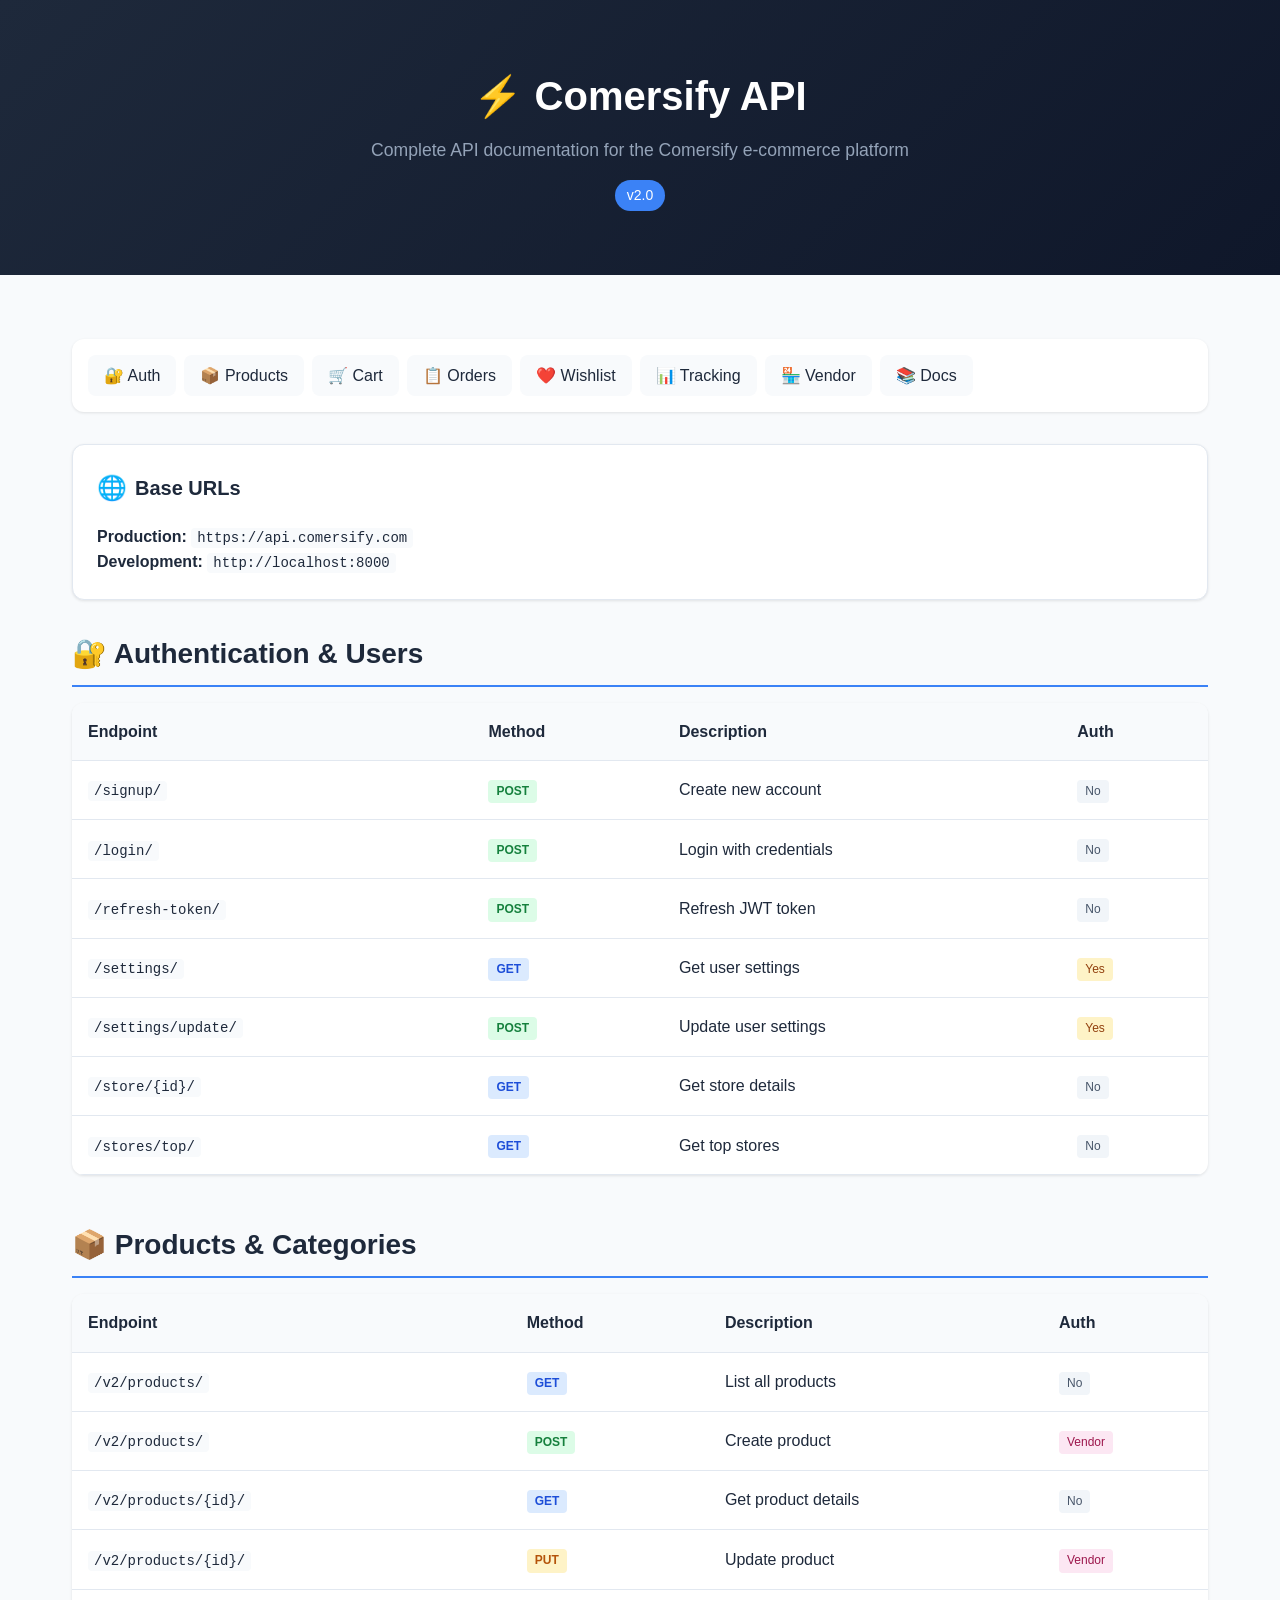
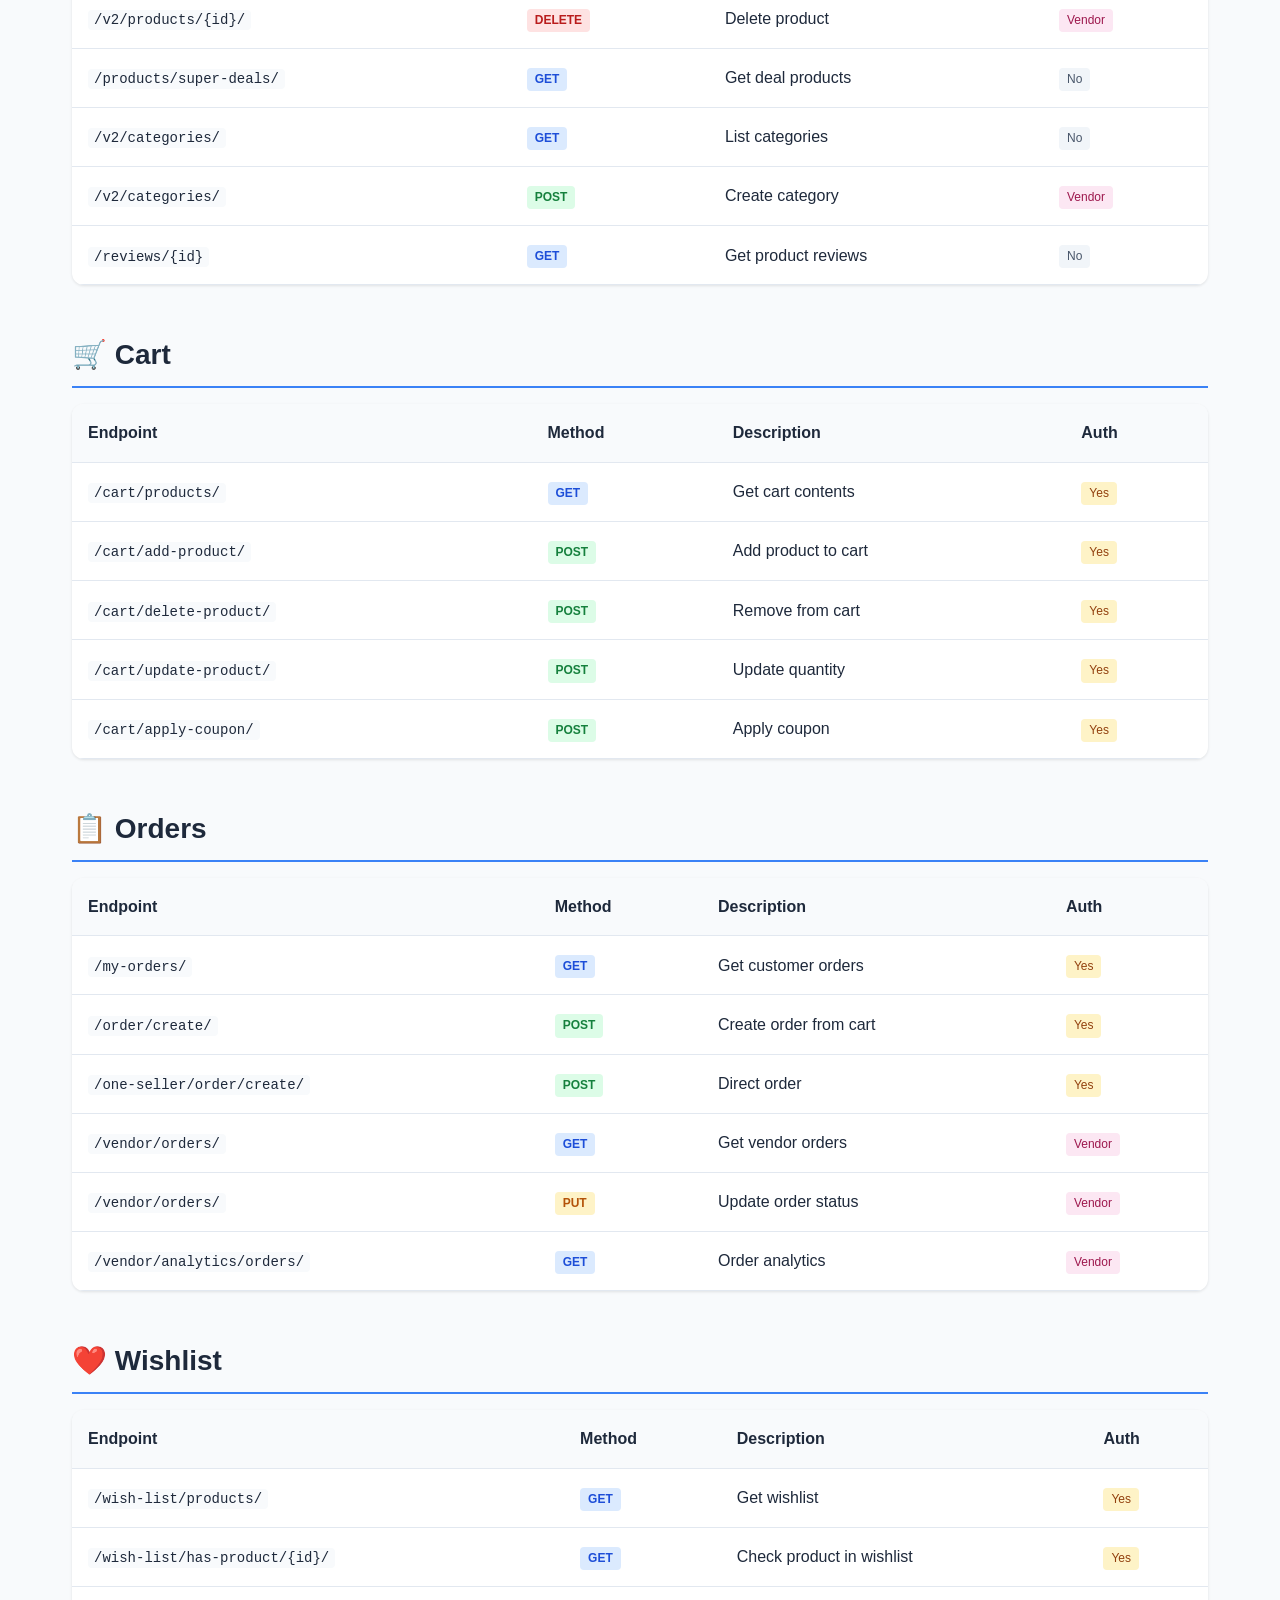
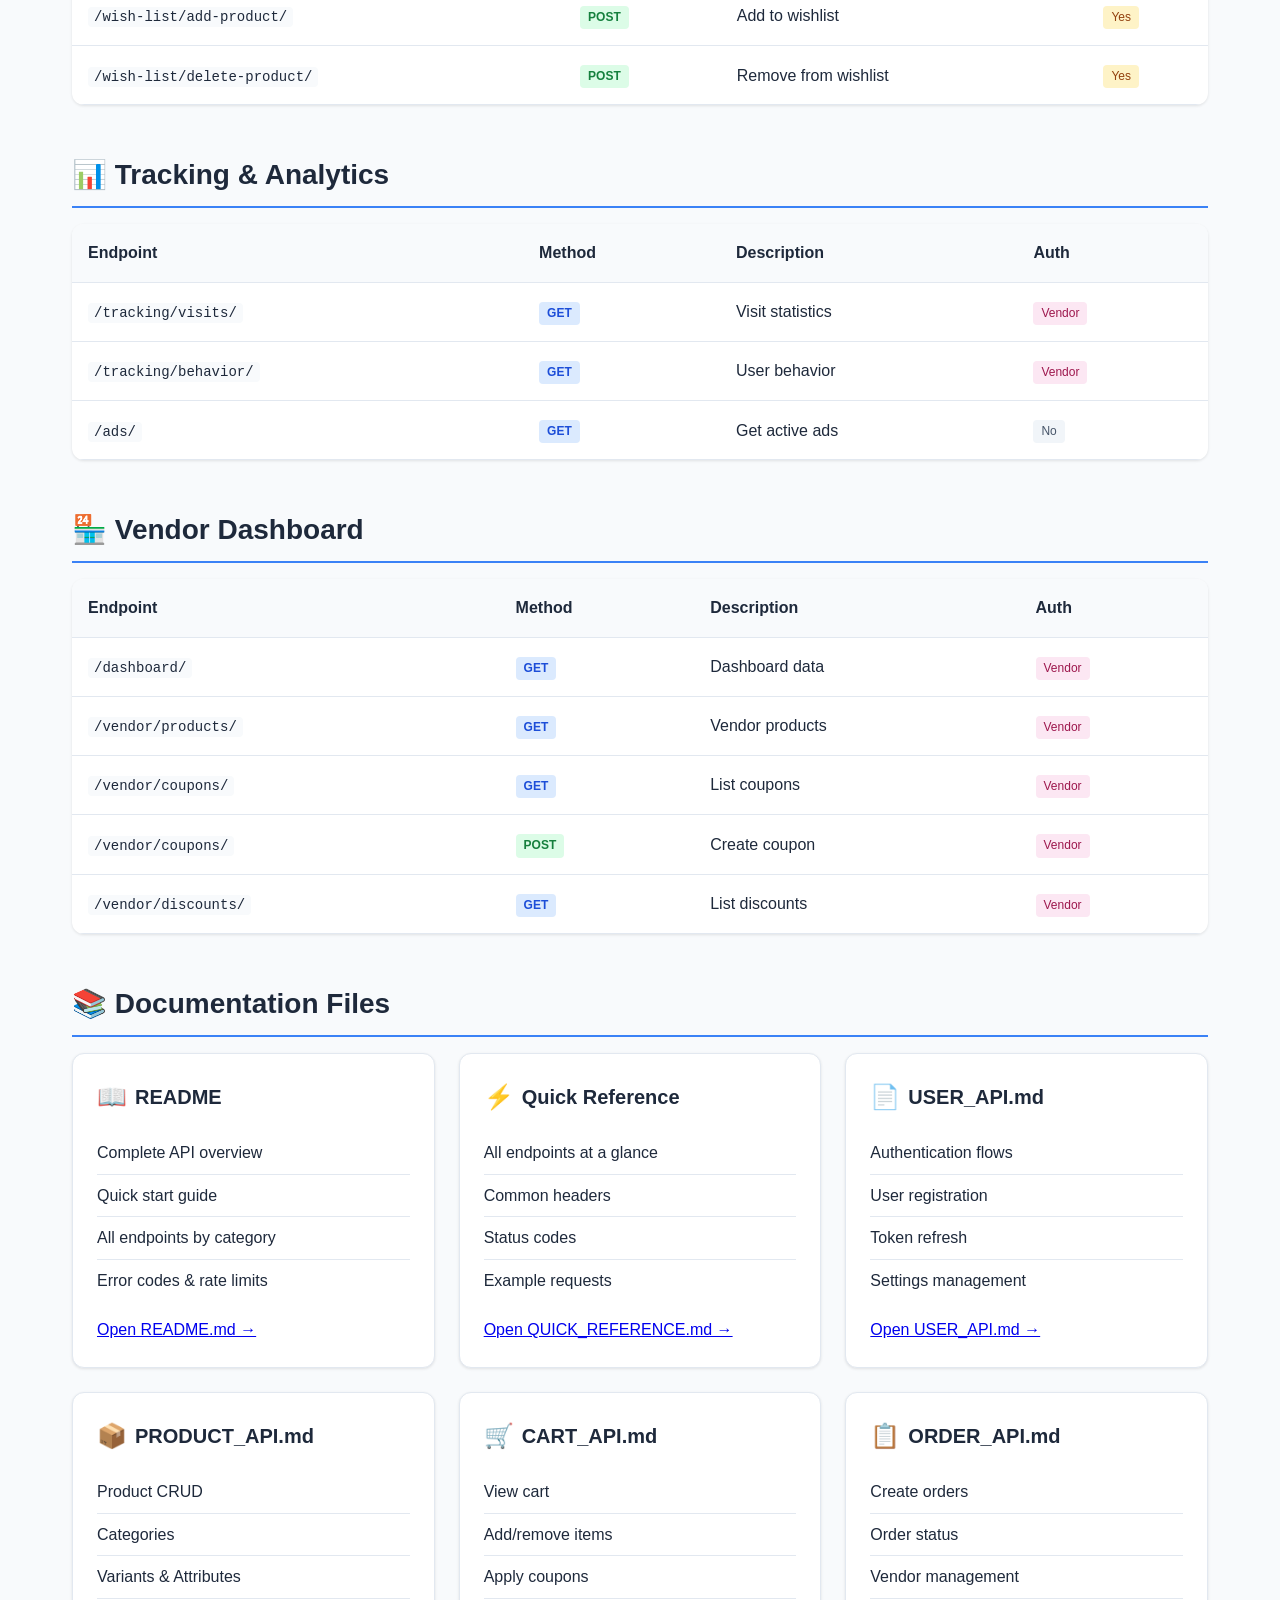
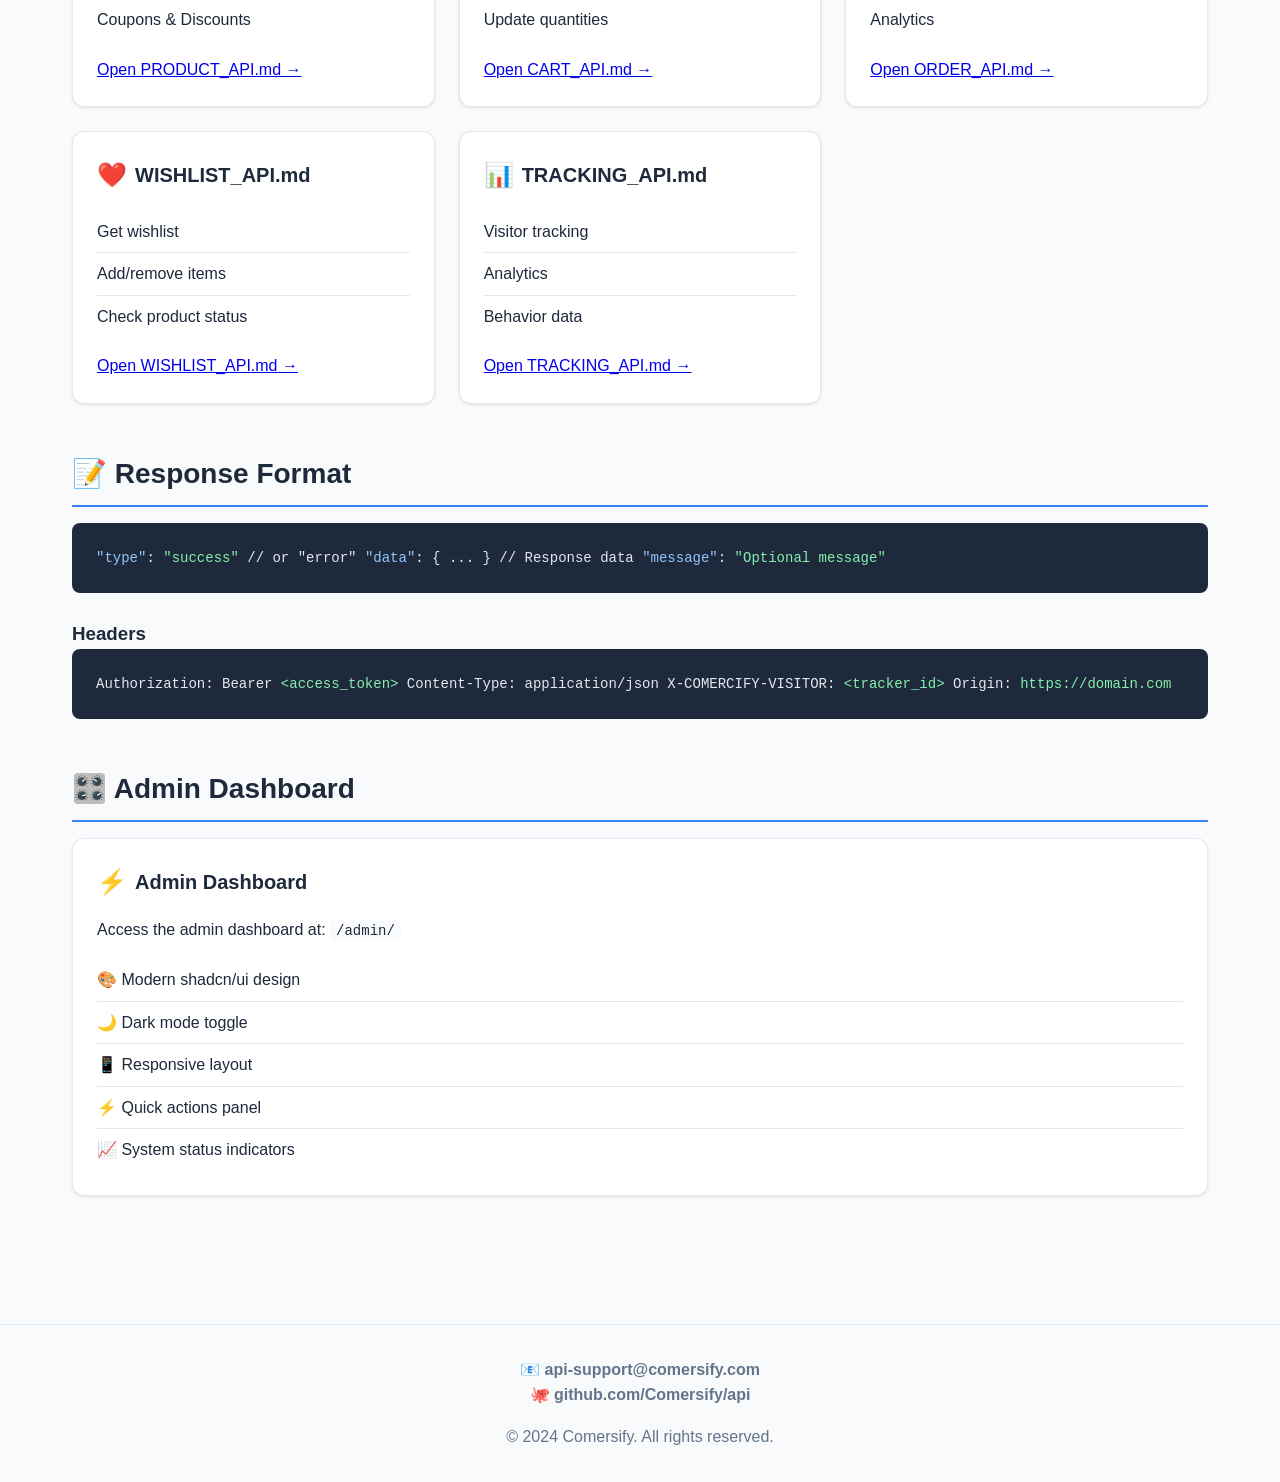
<file: docs/index.html>
<!DOCTYPE html>
<html lang="en">
<head>
    <meta charset="UTF-8">
    <meta name="viewport" content="width=device-width, initial-scale=1.0">
    <title>Comersify API Documentation</title>
    <style>
        :root {
            --primary: #3b82f6;
            --primary-dark: #2563eb;
            --success: #10b981;
            --warning: #f59e0b;
            --danger: #ef4444;
            --bg: #f8fafc;
            --card: #ffffff;
            --text: #1e293b;
            --text-muted: #64748b;
            --border: #e2e8f0;
        }
        * { box-sizing: border-box; margin: 0; padding: 0; }
        body {
            font-family: 'Inter', -apple-system, BlinkMacSystemFont, 'Segoe UI', sans-serif;
            background: var(--bg);
            color: var(--text);
            line-height: 1.6;
        }
        .container { max-width: 1200px; margin: 0 auto; padding: 2rem; }
        
        /* Header */
        .header {
            text-align: center;
            padding: 4rem 2rem;
            background: linear-gradient(135deg, #1e293b 0%, #0f172a 100%);
            color: white;
            margin-bottom: 2rem;
        }
        .header h1 { font-size: 2.5rem; margin-bottom: 0.5rem; }
        .header p { color: #94a3b8; font-size: 1.1rem; }
        .version-badge {
            display: inline-block;
            background: var(--primary);
            padding: 0.25rem 0.75rem;
            border-radius: 9999px;
            font-size: 0.875rem;
            margin-top: 1rem;
        }
        
        /* Navigation */
        .nav {
            display: flex;
            gap: 0.5rem;
            flex-wrap: wrap;
            margin-bottom: 2rem;
            padding: 1rem;
            background: var(--card);
            border-radius: 0.75rem;
            box-shadow: 0 1px 3px rgba(0,0,0,0.1);
        }
        .nav a {
            padding: 0.5rem 1rem;
            background: var(--bg);
            border-radius: 0.5rem;
            text-decoration: none;
            color: var(--text);
            font-weight: 500;
            transition: all 0.2s;
        }
        .nav a:hover { background: var(--primary); color: white; }
        
        /* Grid */
        .grid {
            display: grid;
            grid-template-columns: repeat(auto-fit, minmax(300px, 1fr));
            gap: 1.5rem;
            margin-bottom: 2rem;
        }
        
        /* Cards */
        .card {
            background: var(--card);
            border-radius: 0.75rem;
            padding: 1.5rem;
            box-shadow: 0 1px 3px rgba(0,0,0,0.1);
            border: 1px solid var(--border);
        }
        .card h3 { font-size: 1.25rem; margin-bottom: 1rem; display: flex; align-items: center; gap: 0.5rem; }
        .card-icon { font-size: 1.5rem; }
        .card ul { list-style: none; }
        .card li { padding: 0.5rem 0; border-bottom: 1px solid var(--border); }
        .card li:last-child { border-bottom: none; }
        .method {
            display: inline-block;
            padding: 0.125rem 0.5rem;
            border-radius: 0.25rem;
            font-size: 0.75rem;
            font-weight: 700;
            margin-right: 0.5rem;
        }
        .method-get { background: #dbeafe; color: #1d4ed8; }
        .method-post { background: #dcfce7; color: #15803d; }
        .method-put { background: #fef3c7; color: #b45309; }
        .method-delete { background: #fee2e2; color: #b91c1c; }
        
        /* Table */
        .endpoint-table {
            width: 100%;
            border-collapse: collapse;
            background: var(--card);
            border-radius: 0.75rem;
            overflow: hidden;
            box-shadow: 0 1px 3px rgba(0,0,0,0.1);
        }
        .endpoint-table th, .endpoint-table td {
            padding: 1rem;
            text-align: left;
            border-bottom: 1px solid var(--border);
        }
        .endpoint-table th { background: var(--bg); font-weight: 600; }
        .endpoint-table tr:hover { background: var(--bg); }
        code {
            background: var(--bg);
            padding: 0.125rem 0.375rem;
            border-radius: 0.25rem;
            font-size: 0.875rem;
        }
        
        /* Sections */
        .section { margin-bottom: 3rem; }
        .section h2 { font-size: 1.75rem; margin-bottom: 1rem; padding-bottom: 0.5rem; border-bottom: 2px solid var(--primary); }
        
        /* Response Format */
        .code-block {
            background: #1e293b;
            color: #e2e8f0;
            padding: 1.5rem;
            border-radius: 0.5rem;
            overflow-x: auto;
            font-family: 'Monaco', 'Menlo', monospace;
            font-size: 0.875rem;
        }
        .code-block .key { color: #93c5fd; }
        .code-block .string { color: #86efac; }
        .code-block .number { color: #fcd34d; }
        
        /* Footer */
        .footer {
            text-align: center;
            padding: 2rem;
            color: var(--text-muted);
            border-top: 1px solid var(--border);
            margin-top: 3rem;
        }
        
        /* Auth badge */
        .auth-badge {
            display: inline-block;
            padding: 0.125rem 0.5rem;
            border-radius: 0.25rem;
            font-size: 0.75rem;
            font-weight: 500;
        }
        .auth-required { background: #fef3c7; color: #92400e; }
        .auth-vendor { background: #fce7f3; color: #9d174d; }
        .auth-none { background: #f1f5f9; color: #475569; }
    </style>
</head>
<body>
    <div class="header">
        <h1>⚡ Comersify API</h1>
        <p>Complete API documentation for the Comersify e-commerce platform</p>
        <span class="version-badge">v2.0</span>
    </div>

    <div class="container">
        <!-- Quick Links -->
        <nav class="nav">
            <a href="#authentication">🔐 Auth</a>
            <a href="#products">📦 Products</a>
            <a href="#cart">🛒 Cart</a>
            <a href="#orders">📋 Orders</a>
            <a href="#wishlist">❤️ Wishlist</a>
            <a href="#tracking">📊 Tracking</a>
            <a href="#vendor">🏪 Vendor</a>
            <a href="#docs">📚 Docs</a>
        </nav>

        <!-- Base URL -->
        <div class="card" style="margin-bottom: 2rem;">
            <h3><span class="card-icon">🌐</span> Base URLs</h3>
            <p><strong>Production:</strong> <code>https://api.comersify.com</code></p>
            <p><strong>Development:</strong> <code>http://localhost:8000</code></p>
        </div>

        <!-- Authentication Section -->
        <div class="section" id="authentication">
            <h2>🔐 Authentication & Users</h2>
            <table class="endpoint-table">
                <thead>
                    <tr>
                        <th>Endpoint</th>
                        <th>Method</th>
                        <th>Description</th>
                        <th>Auth</th>
                    </tr>
                </thead>
                <tbody>
                    <tr>
                        <td><code>/signup/</code></td>
                        <td><span class="method method-post">POST</span></td>
                        <td>Create new account</td>
                        <td><span class="auth-badge auth-none">No</span></td>
                    </tr>
                    <tr>
                        <td><code>/login/</code></td>
                        <td><span class="method method-post">POST</span></td>
                        <td>Login with credentials</td>
                        <td><span class="auth-badge auth-none">No</span></td>
                    </tr>
                    <tr>
                        <td><code>/refresh-token/</code></td>
                        <td><span class="method method-post">POST</span></td>
                        <td>Refresh JWT token</td>
                        <td><span class="auth-badge auth-none">No</span></td>
                    </tr>
                    <tr>
                        <td><code>/settings/</code></td>
                        <td><span class="method method-get">GET</span></td>
                        <td>Get user settings</td>
                        <td><span class="auth-badge auth-required">Yes</span></td>
                    </tr>
                    <tr>
                        <td><code>/settings/update/</code></td>
                        <td><span class="method method-post">POST</span></td>
                        <td>Update user settings</td>
                        <td><span class="auth-badge auth-required">Yes</span></td>
                    </tr>
                    <tr>
                        <td><code>/store/{id}/</code></td>
                        <td><span class="method method-get">GET</span></td>
                        <td>Get store details</td>
                        <td><span class="auth-badge auth-none">No</span></td>
                    </tr>
                    <tr>
                        <td><code>/stores/top/</code></td>
                        <td><span class="method method-get">GET</span></td>
                        <td>Get top stores</td>
                        <td><span class="auth-badge auth-none">No</span></td>
                    </tr>
                </tbody>
            </table>
        </div>

        <!-- Products Section -->
        <div class="section" id="products">
            <h2>📦 Products & Categories</h2>
            <table class="endpoint-table">
                <thead>
                    <tr>
                        <th>Endpoint</th>
                        <th>Method</th>
                        <th>Description</th>
                        <th>Auth</th>
                    </tr>
                </thead>
                <tbody>
                    <tr>
                        <td><code>/v2/products/</code></td>
                        <td><span class="method method-get">GET</span></td>
                        <td>List all products</td>
                        <td><span class="auth-badge auth-none">No</span></td>
                    </tr>
                    <tr>
                        <td><code>/v2/products/</code></td>
                        <td><span class="method method-post">POST</span></td>
                        <td>Create product</td>
                        <td><span class="auth-badge auth-vendor">Vendor</span></td>
                    </tr>
                    <tr>
                        <td><code>/v2/products/{id}/</code></td>
                        <td><span class="method method-get">GET</span></td>
                        <td>Get product details</td>
                        <td><span class="auth-badge auth-none">No</span></td>
                    </tr>
                    <tr>
                        <td><code>/v2/products/{id}/</code></td>
                        <td><span class="method method-put">PUT</span></td>
                        <td>Update product</td>
                        <td><span class="auth-badge auth-vendor">Vendor</span></td>
                    </tr>
                    <tr>
                        <td><code>/v2/products/{id}/</code></td>
                        <td><span class="method method-delete">DELETE</span></td>
                        <td>Delete product</td>
                        <td><span class="auth-badge auth-vendor">Vendor</span></td>
                    </tr>
                    <tr>
                        <td><code>/products/super-deals/</code></td>
                        <td><span class="method method-get">GET</span></td>
                        <td>Get deal products</td>
                        <td><span class="auth-badge auth-none">No</span></td>
                    </tr>
                    <tr>
                        <td><code>/v2/categories/</code></td>
                        <td><span class="method method-get">GET</span></td>
                        <td>List categories</td>
                        <td><span class="auth-badge auth-none">No</span></td>
                    </tr>
                    <tr>
                        <td><code>/v2/categories/</code></td>
                        <td><span class="method method-post">POST</span></td>
                        <td>Create category</td>
                        <td><span class="auth-badge auth-vendor">Vendor</span></td>
                    </tr>
                    <tr>
                        <td><code>/reviews/{id}</code></td>
                        <td><span class="method method-get">GET</span></td>
                        <td>Get product reviews</td>
                        <td><span class="auth-badge auth-none">No</span></td>
                    </tr>
                </tbody>
            </table>
        </div>

        <!-- Cart Section -->
        <div class="section" id="cart">
            <h2>🛒 Cart</h2>
            <table class="endpoint-table">
                <thead>
                    <tr>
                        <th>Endpoint</th>
                        <th>Method</th>
                        <th>Description</th>
                        <th>Auth</th>
                    </tr>
                </thead>
                <tbody>
                    <tr>
                        <td><code>/cart/products/</code></td>
                        <td><span class="method method-get">GET</span></td>
                        <td>Get cart contents</td>
                        <td><span class="auth-badge auth-required">Yes</span></td>
                    </tr>
                    <tr>
                        <td><code>/cart/add-product/</code></td>
                        <td><span class="method method-post">POST</span></td>
                        <td>Add product to cart</td>
                        <td><span class="auth-badge auth-required">Yes</span></td>
                    </tr>
                    <tr>
                        <td><code>/cart/delete-product/</code></td>
                        <td><span class="method method-post">POST</span></td>
                        <td>Remove from cart</td>
                        <td><span class="auth-badge auth-required">Yes</span></td>
                    </tr>
                    <tr>
                        <td><code>/cart/update-product/</code></td>
                        <td><span class="method method-post">POST</span></td>
                        <td>Update quantity</td>
                        <td><span class="auth-badge auth-required">Yes</span></td>
                    </tr>
                    <tr>
                        <td><code>/cart/apply-coupon/</code></td>
                        <td><span class="method method-post">POST</span></td>
                        <td>Apply coupon</td>
                        <td><span class="auth-badge auth-required">Yes</span></td>
                    </tr>
                </tbody>
            </table>
        </div>

        <!-- Orders Section -->
        <div class="section" id="orders">
            <h2>📋 Orders</h2>
            <table class="endpoint-table">
                <thead>
                    <tr>
                        <th>Endpoint</th>
                        <th>Method</th>
                        <th>Description</th>
                        <th>Auth</th>
                    </tr>
                </thead>
                <tbody>
                    <tr>
                        <td><code>/my-orders/</code></td>
                        <td><span class="method method-get">GET</span></td>
                        <td>Get customer orders</td>
                        <td><span class="auth-badge auth-required">Yes</span></td>
                    </tr>
                    <tr>
                        <td><code>/order/create/</code></td>
                        <td><span class="method method-post">POST</span></td>
                        <td>Create order from cart</td>
                        <td><span class="auth-badge auth-required">Yes</span></td>
                    </tr>
                    <tr>
                        <td><code>/one-seller/order/create/</code></td>
                        <td><span class="method method-post">POST</span></td>
                        <td>Direct order</td>
                        <td><span class="auth-badge auth-required">Yes</span></td>
                    </tr>
                    <tr>
                        <td><code>/vendor/orders/</code></td>
                        <td><span class="method method-get">GET</span></td>
                        <td>Get vendor orders</td>
                        <td><span class="auth-badge auth-vendor">Vendor</span></td>
                    </tr>
                    <tr>
                        <td><code>/vendor/orders/</code></td>
                        <td><span class="method method-put">PUT</span></td>
                        <td>Update order status</td>
                        <td><span class="auth-badge auth-vendor">Vendor</span></td>
                    </tr>
                    <tr>
                        <td><code>/vendor/analytics/orders/</code></td>
                        <td><span class="method method-get">GET</span></td>
                        <td>Order analytics</td>
                        <td><span class="auth-badge auth-vendor">Vendor</span></td>
                    </tr>
                </tbody>
            </table>
        </div>

        <!-- Wishlist Section -->
        <div class="section" id="wishlist">
            <h2>❤️ Wishlist</h2>
            <table class="endpoint-table">
                <thead>
                    <tr>
                        <th>Endpoint</th>
                        <th>Method</th>
                        <th>Description</th>
                        <th>Auth</th>
                    </tr>
                </thead>
                <tbody>
                    <tr>
                        <td><code>/wish-list/products/</code></td>
                        <td><span class="method method-get">GET</span></td>
                        <td>Get wishlist</td>
                        <td><span class="auth-badge auth-required">Yes</span></td>
                    </tr>
                    <tr>
                        <td><code>/wish-list/has-product/{id}/</code></td>
                        <td><span class="method method-get">GET</span></td>
                        <td>Check product in wishlist</td>
                        <td><span class="auth-badge auth-required">Yes</span></td>
                    </tr>
                    <tr>
                        <td><code>/wish-list/add-product/</code></td>
                        <td><span class="method method-post">POST</span></td>
                        <td>Add to wishlist</td>
                        <td><span class="auth-badge auth-required">Yes</span></td>
                    </tr>
                    <tr>
                        <td><code>/wish-list/delete-product/</code></td>
                        <td><span class="method method-post">POST</span></td>
                        <td>Remove from wishlist</td>
                        <td><span class="auth-badge auth-required">Yes</span></td>
                    </tr>
                </tbody>
            </table>
        </div>

        <!-- Tracking Section -->
        <div class="section" id="tracking">
            <h2>📊 Tracking & Analytics</h2>
            <table class="endpoint-table">
                <thead>
                    <tr>
                        <th>Endpoint</th>
                        <th>Method</th>
                        <th>Description</th>
                        <th>Auth</th>
                    </tr>
                </thead>
                <tbody>
                    <tr>
                        <td><code>/tracking/visits/</code></td>
                        <td><span class="method method-get">GET</span></td>
                        <td>Visit statistics</td>
                        <td><span class="auth-badge auth-vendor">Vendor</span></td>
                    </tr>
                    <tr>
                        <td><code>/tracking/behavior/</code></td>
                        <td><span class="method method-get">GET</span></td>
                        <td>User behavior</td>
                        <td><span class="auth-badge auth-vendor">Vendor</span></td>
                    </tr>
                    <tr>
                        <td><code>/ads/</code></td>
                        <td><span class="method method-get">GET</span></td>
                        <td>Get active ads</td>
                        <td><span class="auth-badge auth-none">No</span></td>
                    </tr>
                </tbody>
            </table>
        </div>

        <!-- Vendor Section -->
        <div class="section" id="vendor">
            <h2>🏪 Vendor Dashboard</h2>
            <table class="endpoint-table">
                <thead>
                    <tr>
                        <th>Endpoint</th>
                        <th>Method</th>
                        <th>Description</th>
                        <th>Auth</th>
                    </tr>
                </thead>
                <tbody>
                    <tr>
                        <td><code>/dashboard/</code></td>
                        <td><span class="method method-get">GET</span></td>
                        <td>Dashboard data</td>
                        <td><span class="auth-badge auth-vendor">Vendor</span></td>
                    </tr>
                    <tr>
                        <td><code>/vendor/products/</code></td>
                        <td><span class="method method-get">GET</span></td>
                        <td>Vendor products</td>
                        <td><span class="auth-badge auth-vendor">Vendor</span></td>
                    </tr>
                    <tr>
                        <td><code>/vendor/coupons/</code></td>
                        <td><span class="method method-get">GET</span></td>
                        <td>List coupons</td>
                        <td><span class="auth-badge auth-vendor">Vendor</span></td>
                    </tr>
                    <tr>
                        <td><code>/vendor/coupons/</code></td>
                        <td><span class="method method-post">POST</span></td>
                        <td>Create coupon</td>
                        <td><span class="auth-badge auth-vendor">Vendor</span></td>
                    </tr>
                    <tr>
                        <td><code>/vendor/discounts/</code></td>
                        <td><span class="method method-get">GET</span></td>
                        <td>List discounts</td>
                        <td><span class="auth-badge auth-vendor">Vendor</span></td>
                    </tr>
                </tbody>
            </table>
        </div>

        <!-- Response Format -->
        <div class="section" id="docs">
            <h2>📚 Documentation Files</h2>
            <div class="grid">
                <div class="card">
                    <h3><span class="card-icon">📖</span> README</h3>
                    <ul>
                        <li>Complete API overview</li>
                        <li>Quick start guide</li>
                        <li>All endpoints by category</li>
                        <li>Error codes & rate limits</li>
                    </ul>
                    <p style="margin-top: 1rem;"><a href="README.md">Open README.md →</a></p>
                </div>
                <div class="card">
                    <h3><span class="card-icon">⚡</span> Quick Reference</h3>
                    <ul>
                        <li>All endpoints at a glance</li>
                        <li>Common headers</li>
                        <li>Status codes</li>
                        <li>Example requests</li>
                    </ul>
                    <p style="margin-top: 1rem;"><a href="QUICK_REFERENCE.md">Open QUICK_REFERENCE.md →</a></p>
                </div>
                <div class="card">
                    <h3><span class="card-icon">📄</span> USER_API.md</h3>
                    <ul>
                        <li>Authentication flows</li>
                        <li>User registration</li>
                        <li>Token refresh</li>
                        <li>Settings management</li>
                    </ul>
                    <p style="margin-top: 1rem;"><a href="USER_API.md">Open USER_API.md →</a></p>
                </div>
                <div class="card">
                    <h3><span class="card-icon">📦</span> PRODUCT_API.md</h3>
                    <ul>
                        <li>Product CRUD</li>
                        <li>Categories</li>
                        <li>Variants & Attributes</li>
                        <li>Coupons & Discounts</li>
                    </ul>
                    <p style="margin-top: 1rem;"><a href="PRODUCT_API.md">Open PRODUCT_API.md →</a></p>
                </div>
                <div class="card">
                    <h3><span class="card-icon">🛒</span> CART_API.md</h3>
                    <ul>
                        <li>View cart</li>
                        <li>Add/remove items</li>
                        <li>Apply coupons</li>
                        <li>Update quantities</li>
                    </ul>
                    <p style="margin-top: 1rem;"><a href="CART_API.md">Open CART_API.md →</a></p>
                </div>
                <div class="card">
                    <h3><span class="card-icon">📋</span> ORDER_API.md</h3>
                    <ul>
                        <li>Create orders</li>
                        <li>Order status</li>
                        <li>Vendor management</li>
                        <li>Analytics</li>
                    </ul>
                    <p style="margin-top: 1rem;"><a href="ORDER_API.md">Open ORDER_API.md →</a></p>
                </div>
                <div class="card">
                    <h3><span class="card-icon">❤️</span> WISHLIST_API.md</h3>
                    <ul>
                        <li>Get wishlist</li>
                        <li>Add/remove items</li>
                        <li>Check product status</li>
                    </ul>
                    <p style="margin-top: 1rem;"><a href="WISHLIST_API.md">Open WISHLIST_API.md →</a></p>
                </div>
                <div class="card">
                    <h3><span class="card-icon">📊</span> TRACKING_API.md</h3>
                    <ul>
                        <li>Visitor tracking</li>
                        <li>Analytics</li>
                        <li>Behavior data</li>
                    </ul>
                    <p style="margin-top: 1rem;"><a href="TRACKING_API.md">Open TRACKING_API.md →</a></p>
                </div>
            </div>
        </div>

        <!-- Response Format -->
        <div class="section">
            <h2>📝 Response Format</h2>
            <div class="code-block">
<span class="key">"type"</span>: <span class="string">"success"</span>  <span class="comment">// or "error"</span>
<span class="key">"data"</span>: { ... }  <span class="comment">// Response data</span>
<span class="key">"message"</span>: <span class="string">"Optional message"</span>
            </div>
            <br>
            <h3>Headers</h3>
            <div class="code-block">
Authorization: Bearer <span class="string">&lt;access_token&gt;</span>
Content-Type: application/json
X-COMERCIFY-VISITOR: <span class="string">&lt;tracker_id&gt;</span>
Origin: <span class="string">https://domain.com</span>
            </div>
        </div>

        <!-- Admin Dashboard -->
        <div class="section">
            <h2>🎛️ Admin Dashboard</h2>
            <div class="card">
                <h3><span class="card-icon">⚡</span> Admin Dashboard</h3>
                <p>Access the admin dashboard at: <code>/admin/</code></p>
                <ul style="margin-top: 1rem;">
                    <li>🎨 Modern shadcn/ui design</li>
                    <li>🌙 Dark mode toggle</li>
                    <li>📱 Responsive layout</li>
                    <li>⚡ Quick actions panel</li>
                    <li>📈 System status indicators</li>
                </ul>
            </div>
        </div>
    </div>

    <div class="footer">
        <p>📧 <strong>api-support@comersify.com</strong></p>
        <p>🐙 <strong>github.com/Comersify/api</strong></p>
        <p style="margin-top: 1rem;">© 2024 Comersify. All rights reserved.</p>
    </div>
</body>
</html>
</file>
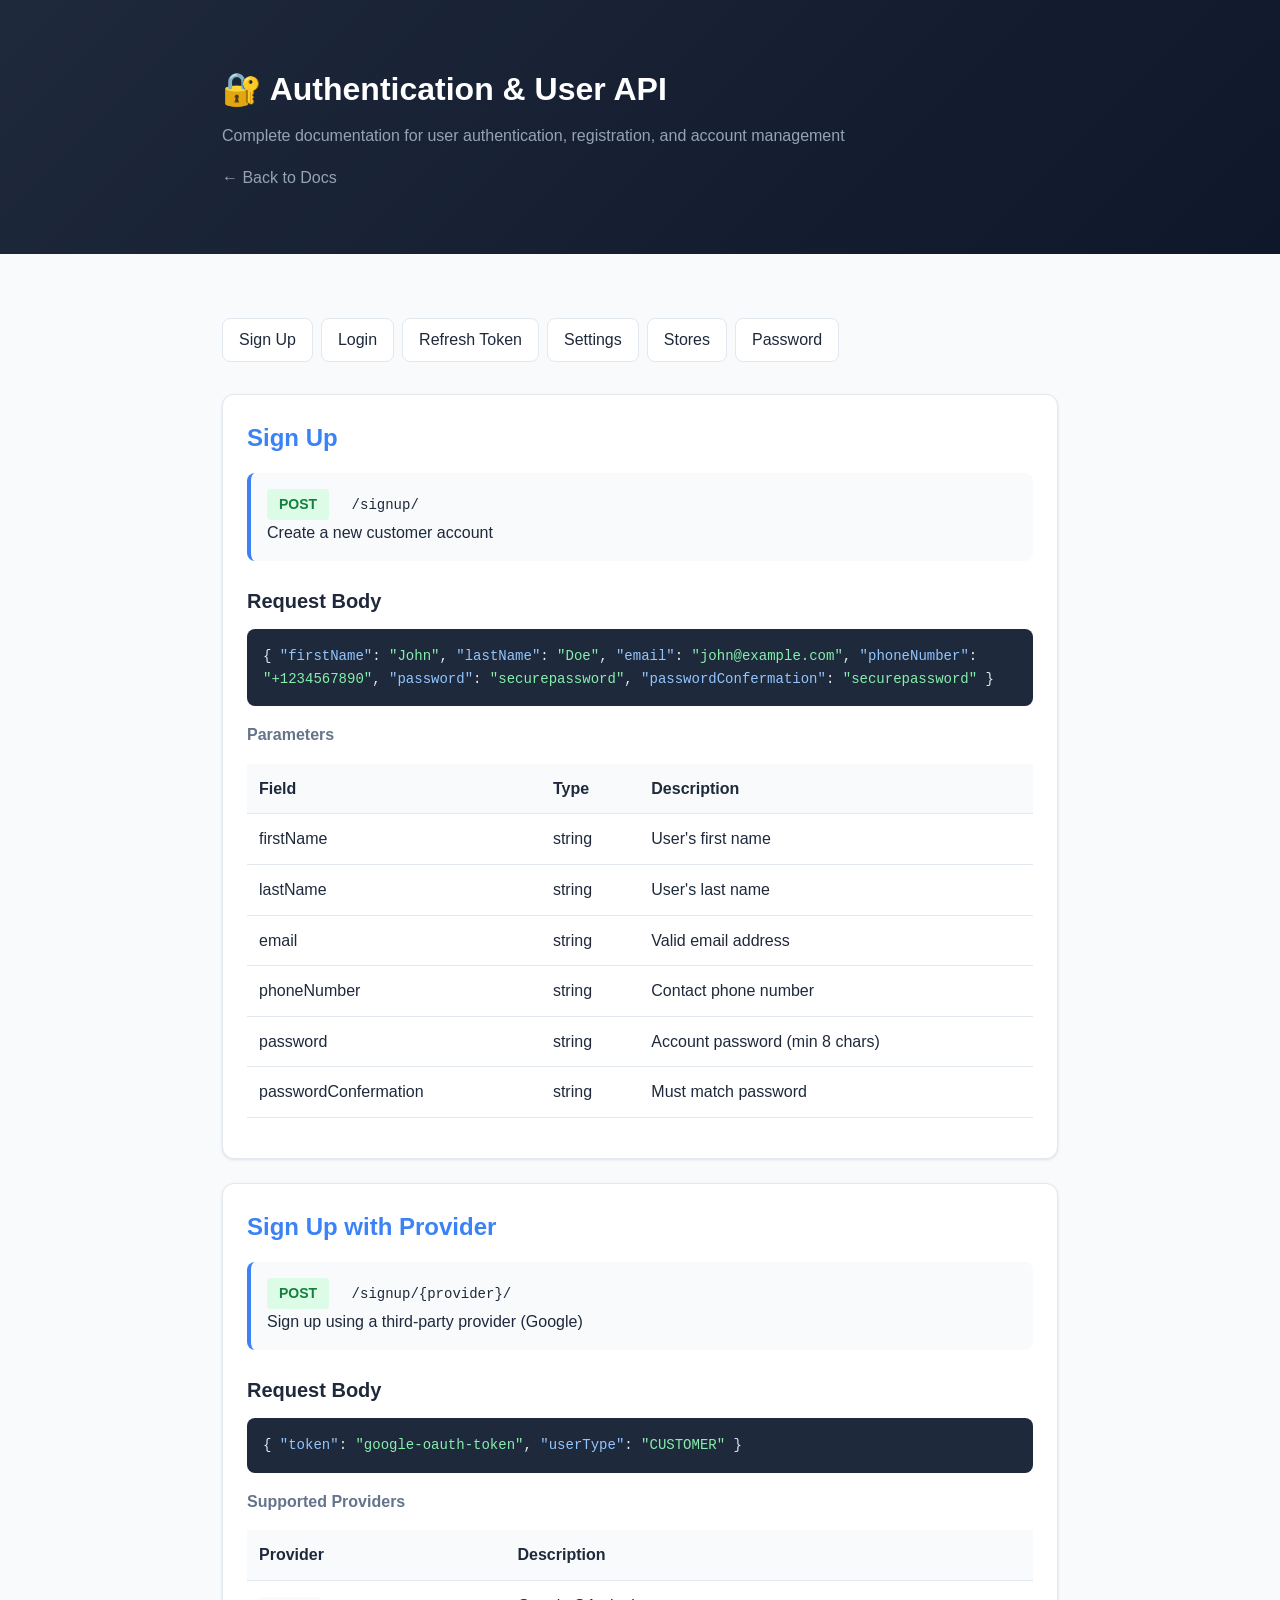
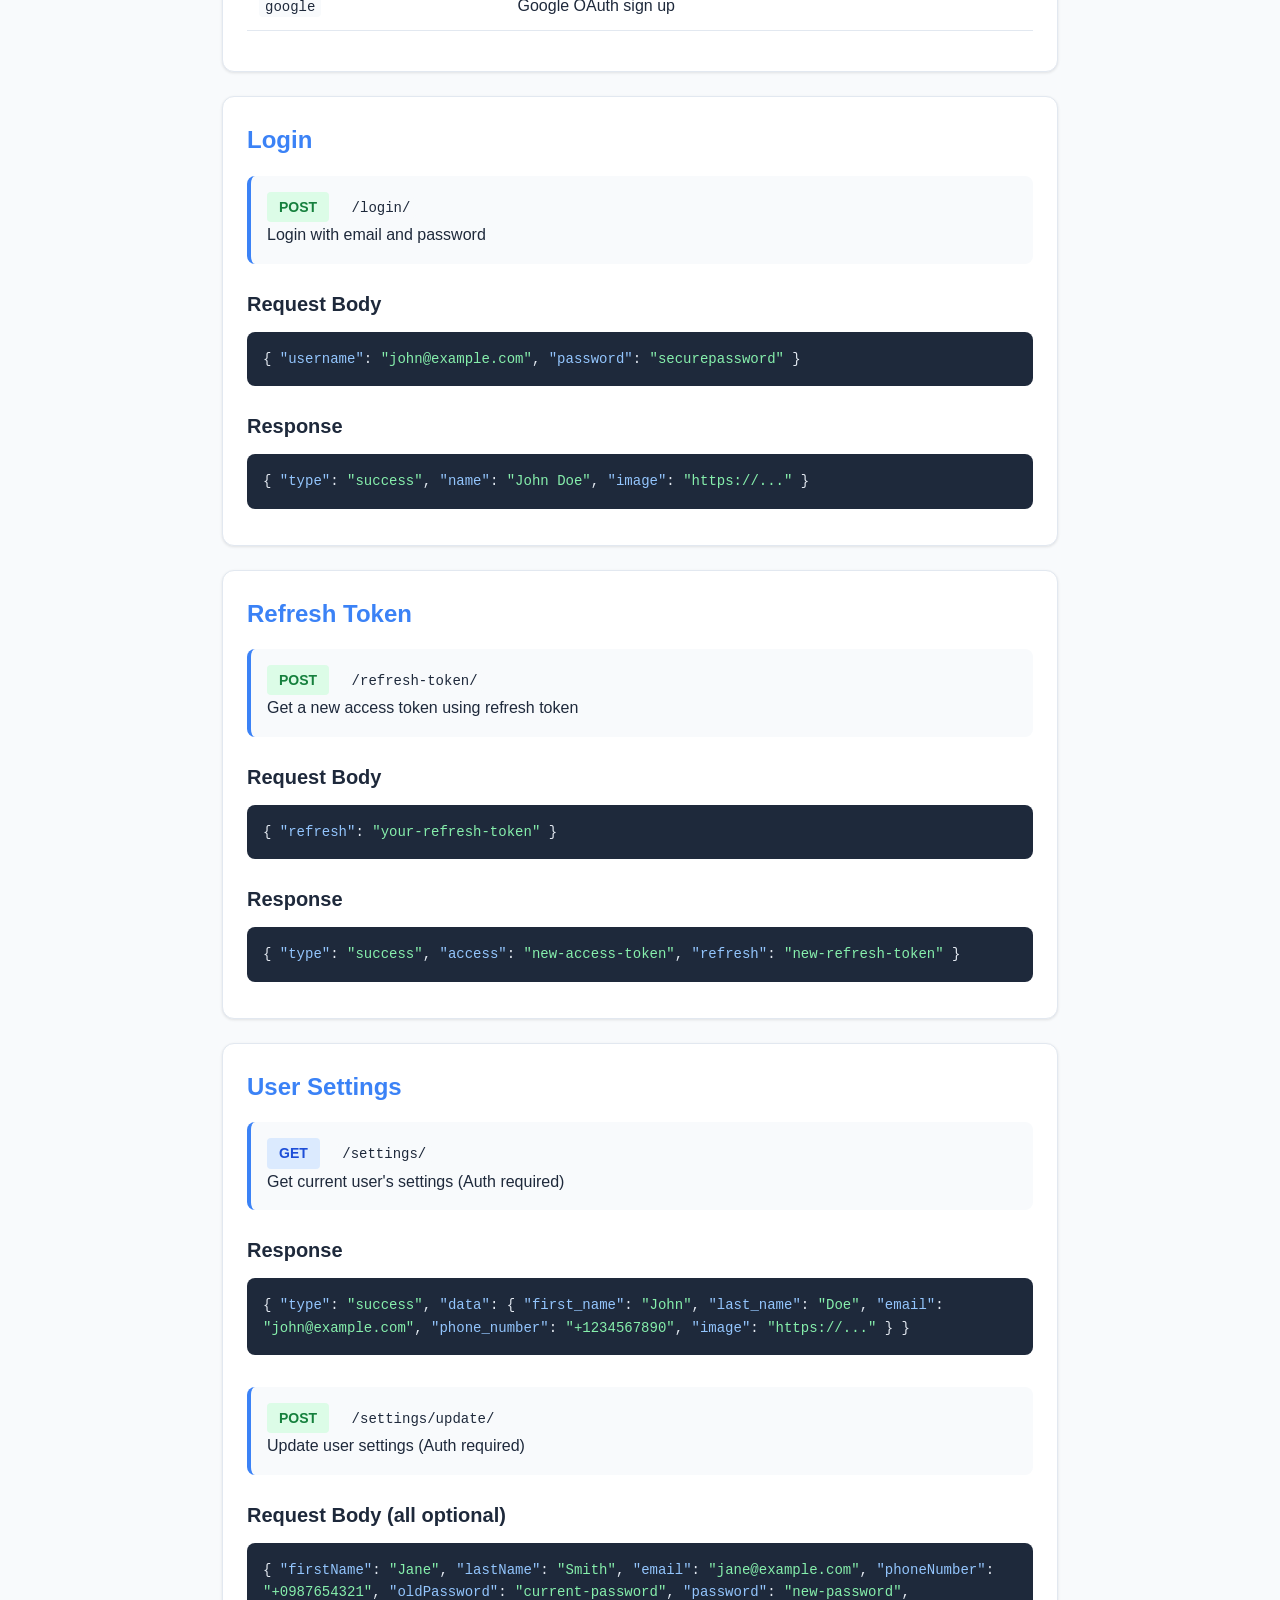
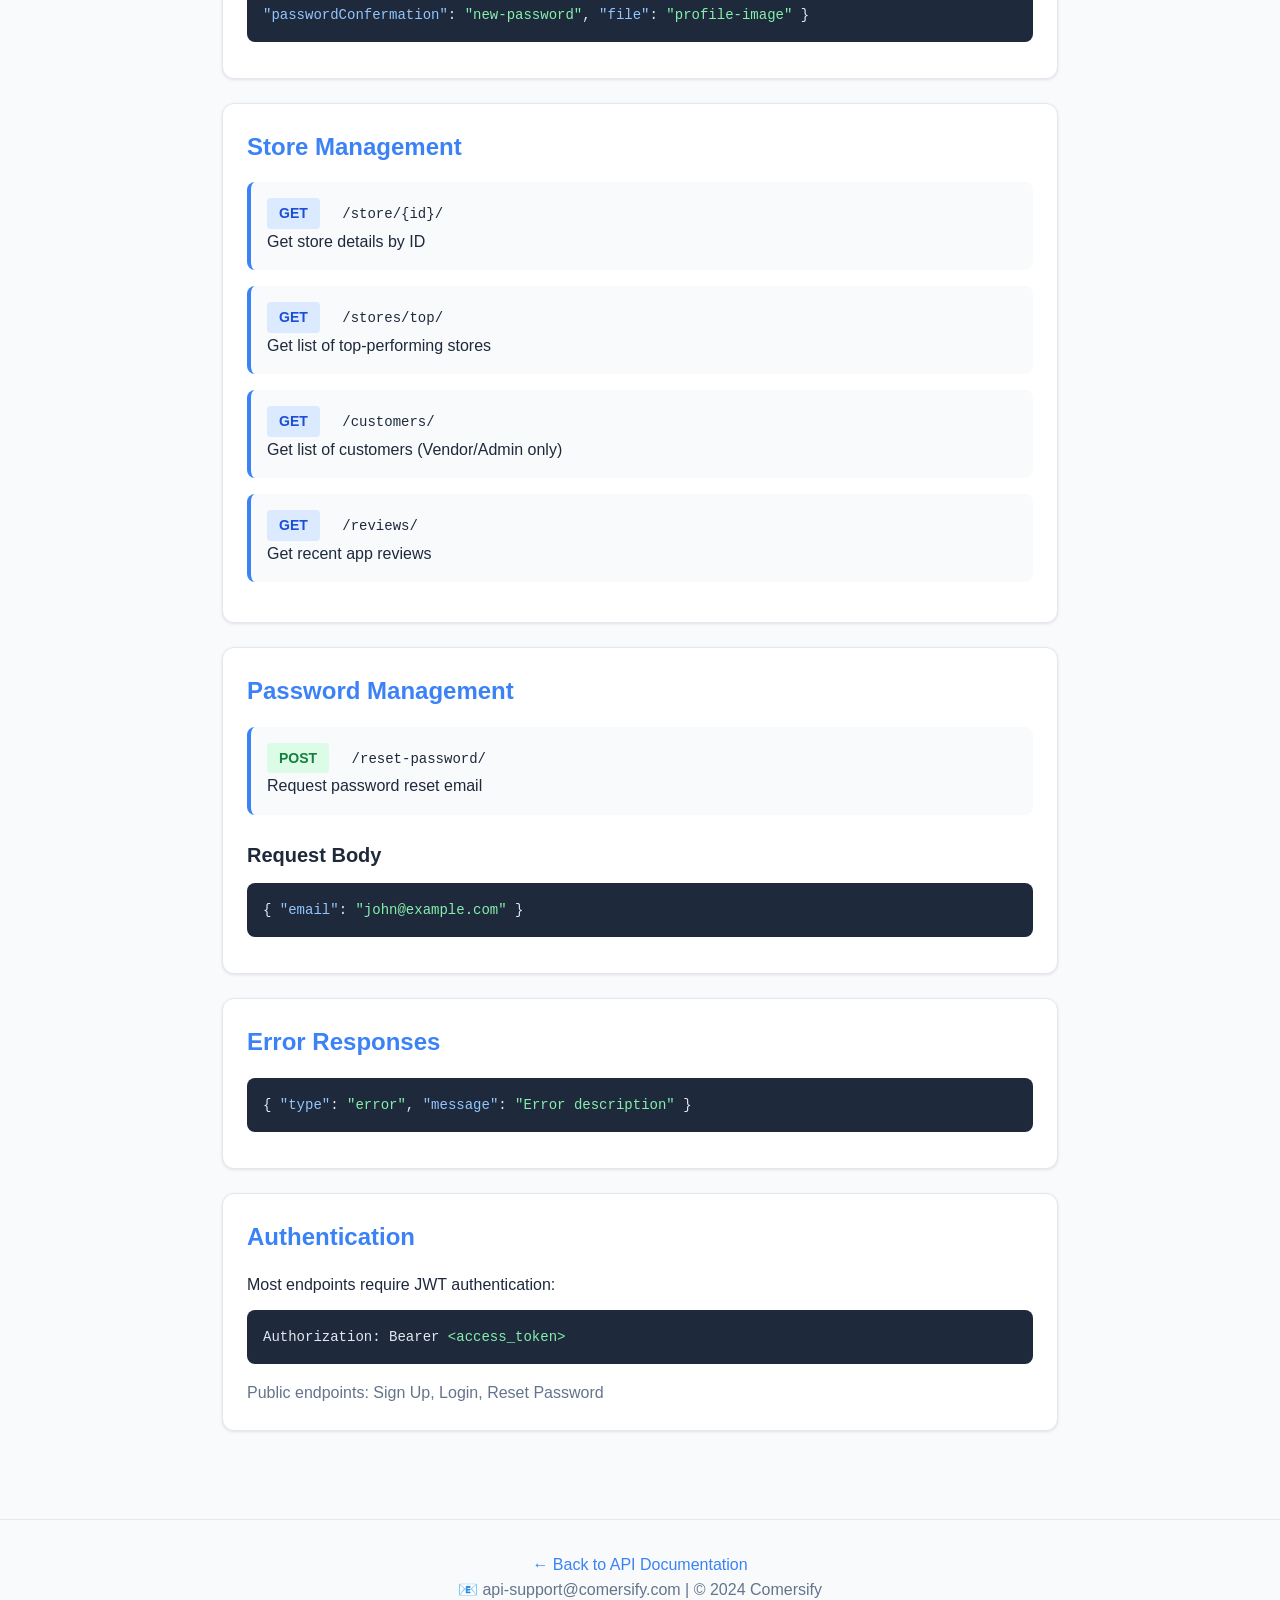
<file: docs/authentication.html>
<!DOCTYPE html>
<html lang="en">
<head>
    <meta charset="UTF-8">
    <meta name="viewport" content="width=device-width, initial-scale=1.0">
    <title>Authentication API - Comersify</title>
    <style>
        :root {
            --primary: #3b82f6;
            --primary-dark: #2563eb;
            --success: #10b981;
            --warning: #f59e0b;
            --danger: #ef4444;
            --bg: #f8fafc;
            --card: #ffffff;
            --text: #1e293b;
            --text-muted: #64748b;
            --border: #e2e8f0;
        }
        * { box-sizing: border-box; margin: 0; padding: 0; }
        body {
            font-family: 'Inter', -apple-system, BlinkMacSystemFont, 'Segoe UI', sans-serif;
            background: var(--bg);
            color: var(--text);
            line-height: 1.6;
        }
        .container { max-width: 900px; margin: 0 auto; padding: 2rem; }
        
        .header {
            padding: 2rem;
            background: linear-gradient(135deg, #1e293b 0%, #0f172a 100%);
            color: white;
            margin-bottom: 2rem;
        }
        .header h1 { font-size: 2rem; margin-bottom: 0.5rem; }
        .header p { color: #94a3b8; }
        .breadcrumb { margin-top: 1rem; }
        .breadcrumb a { color: #94a3b8; text-decoration: none; }
        .breadcrumb a:hover { color: white; }
        
        .nav { margin-bottom: 2rem; display: flex; gap: 0.5rem; flex-wrap: wrap; }
        .nav a {
            padding: 0.5rem 1rem;
            background: var(--card);
            border-radius: 0.5rem;
            text-decoration: none;
            color: var(--text);
            font-weight: 500;
            border: 1px solid var(--border);
            transition: all 0.2s;
        }
        .nav a:hover { background: var(--primary); color: white; border-color: var(--primary); }
        
        .card {
            background: var(--card);
            border-radius: 0.75rem;
            padding: 1.5rem;
            box-shadow: 0 1px 3px rgba(0,0,0,0.1);
            border: 1px solid var(--border);
            margin-bottom: 1.5rem;
        }
        .card h2 { font-size: 1.5rem; margin-bottom: 1rem; color: var(--primary); }
        .card h3 { font-size: 1.25rem; margin: 1.5rem 0 0.75rem; color: var(--text); }
        .card h4 { font-size: 1rem; margin: 1rem 0 0.5rem; color: var(--text-muted); }
        
        .endpoint {
            background: var(--bg);
            border-radius: 0.5rem;
            padding: 1rem;
            margin: 1rem 0;
            border-left: 4px solid var(--primary);
        }
        .method {
            display: inline-block;
            padding: 0.25rem 0.75rem;
            border-radius: 0.25rem;
            font-size: 0.875rem;
            font-weight: 700;
            margin-right: 0.75rem;
        }
        .method-post { background: #dcfce7; color: #15803d; }
        .method-get { background: #dbeafe; color: #1d4ed8; }
        .method-put { background: #fef3c7; color: #b45309; }
        
        .code-block {
            background: #1e293b;
            color: #e2e8f0;
            padding: 1rem;
            border-radius: 0.5rem;
            overflow-x: auto;
            font-family: 'Monaco', 'Menlo', monospace;
            font-size: 0.875rem;
            margin: 0.75rem 0;
        }
        .code-block .key { color: #93c5fd; }
        .code-block .string { color: #86efac; }
        
        table { width: 100%; border-collapse: collapse; margin: 1rem 0; }
        th, td { padding: 0.75rem; text-align: left; border-bottom: 1px solid var(--border); }
        th { background: var(--bg); font-weight: 600; }
        code { background: var(--bg); padding: 0.125rem 0.375rem; border-radius: 0.25rem; font-size: 0.875rem; }
        
        .footer {
            text-align: center;
            padding: 2rem;
            color: var(--text-muted);
            border-top: 1px solid var(--border);
            margin-top: 2rem;
        }
        .footer a { color: var(--primary); text-decoration: none; }
    </style>
</head>
<body>
    <div class="header">
        <div class="container">
            <h1>🔐 Authentication & User API</h1>
            <p>Complete documentation for user authentication, registration, and account management</p>
            <div class="breadcrumb">
                <a href="/docs/">← Back to Docs</a>
            </div>
        </div>
    </div>

    <div class="container">
        <nav class="nav">
            <a href="#signup">Sign Up</a>
            <a href="#login">Login</a>
            <a href="#refresh">Refresh Token</a>
            <a href="#settings">Settings</a>
            <a href="#stores">Stores</a>
            <a href="#password">Password</a>
        </nav>

        <!-- Sign Up -->
        <div class="card" id="signup">
            <h2>Sign Up</h2>
            
            <div class="endpoint">
                <span class="method method-post">POST</span>
                <code>/signup/</code>
                <p>Create a new customer account</p>
            </div>

            <h3>Request Body</h3>
            <div class="code-block">
{
<span class="key">"firstName"</span>: <span class="string">"John"</span>,
<span class="key">"lastName"</span>: <span class="string">"Doe"</span>,
<span class="key">"email"</span>: <span class="string">"john@example.com"</span>,
<span class="key">"phoneNumber"</span>: <span class="string">"+1234567890"</span>,
<span class="key">"password"</span>: <span class="string">"securepassword"</span>,
<span class="key">"passwordConfermation"</span>: <span class="string">"securepassword"</span>
}
            </div>

            <h4>Parameters</h4>
            <table>
                <tr><th>Field</th><th>Type</th><th>Description</th></tr>
                <tr><td>firstName</td><td>string</td><td>User's first name</td></tr>
                <tr><td>lastName</td><td>string</td><td>User's last name</td></tr>
                <tr><td>email</td><td>string</td><td>Valid email address</td></tr>
                <tr><td>phoneNumber</td><td>string</td><td>Contact phone number</td></tr>
                <tr><td>password</td><td>string</td><td>Account password (min 8 chars)</td></tr>
                <tr><td>passwordConfermation</td><td>string</td><td>Must match password</td></tr>
            </table>
        </div>

        <!-- Sign Up with Provider -->
        <div class="card" id="provider">
            <h2>Sign Up with Provider</h2>
            
            <div class="endpoint">
                <span class="method method-post">POST</span>
                <code>/signup/{provider}/</code>
                <p>Sign up using a third-party provider (Google)</p>
            </div>

            <h3>Request Body</h3>
            <div class="code-block">
{
<span class="key">"token"</span>: <span class="string">"google-oauth-token"</span>,
<span class="key">"userType"</span>: <span class="string">"CUSTOMER"</span>
}
            </div>

            <h4>Supported Providers</h4>
            <table>
                <tr><th>Provider</th><th>Description</th></tr>
                <tr><td><code>google</code></td><td>Google OAuth sign up</td></tr>
            </table>
        </div>

        <!-- Login -->
        <div class="card" id="login">
            <h2>Login</h2>
            
            <div class="endpoint">
                <span class="method method-post">POST</span>
                <code>/login/</code>
                <p>Login with email and password</p>
            </div>

            <h3>Request Body</h3>
            <div class="code-block">
{
<span class="key">"username"</span>: <span class="string">"john@example.com"</span>,
<span class="key">"password"</span>: <span class="string">"securepassword"</span>
}
            </div>

            <h3>Response</h3>
            <div class="code-block">
{
<span class="key">"type"</span>: <span class="string">"success"</span>,
<span class="key">"name"</span>: <span class="string">"John Doe"</span>,
<span class="key">"image"</span>: <span class="string">"https://..."</span>
}
            </div>
        </div>

        <!-- Refresh Token -->
        <div class="card" id="refresh">
            <h2>Refresh Token</h2>
            
            <div class="endpoint">
                <span class="method method-post">POST</span>
                <code>/refresh-token/</code>
                <p>Get a new access token using refresh token</p>
            </div>

            <h3>Request Body</h3>
            <div class="code-block">
{
<span class="key">"refresh"</span>: <span class="string">"your-refresh-token"</span>
}
            </div>

            <h3>Response</h3>
            <div class="code-block">
{
<span class="key">"type"</span>: <span class="string">"success"</span>,
<span class="key">"access"</span>: <span class="string">"new-access-token"</span>,
<span class="key">"refresh"</span>: <span class="string">"new-refresh-token"</span>
}
            </div>
        </div>

        <!-- User Settings -->
        <div class="card" id="settings">
            <h2>User Settings</h2>
            
            <div class="endpoint">
                <span class="method method-get">GET</span>
                <code>/settings/</code>
                <p>Get current user's settings (Auth required)</p>
            </div>

            <h3>Response</h3>
            <div class="code-block">
{
<span class="key">"type"</span>: <span class="string">"success"</span>,
<span class="key">"data"</span>: {
    <span class="key">"first_name"</span>: <span class="string">"John"</span>,
    <span class="key">"last_name"</span>: <span class="string">"Doe"</span>,
    <span class="key">"email"</span>: <span class="string">"john@example.com"</span>,
    <span class="key">"phone_number"</span>: <span class="string">"+1234567890"</span>,
    <span class="key">"image"</span>: <span class="string">"https://..."</span>
}
}
            </div>

            <div class="endpoint" style="margin-top: 2rem;">
                <span class="method method-post">POST</span>
                <code>/settings/update/</code>
                <p>Update user settings (Auth required)</p>
            </div>

            <h3>Request Body (all optional)</h3>
            <div class="code-block">
{
<span class="key">"firstName"</span>: <span class="string">"Jane"</span>,
<span class="key">"lastName"</span>: <span class="string">"Smith"</span>,
<span class="key">"email"</span>: <span class="string">"jane@example.com"</span>,
<span class="key">"phoneNumber"</span>: <span class="string">"+0987654321"</span>,
<span class="key">"oldPassword"</span>: <span class="string">"current-password"</span>,
<span class="key">"password"</span>: <span class="string">"new-password"</span>,
<span class="key">"passwordConfermation"</span>: <span class="string">"new-password"</span>,
<span class="key">"file"</span>: <span class="string">"profile-image"</span>
}
            </div>
        </div>

        <!-- Store Management -->
        <div class="card" id="stores">
            <h2>Store Management</h2>
            
            <div class="endpoint">
                <span class="method method-get">GET</span>
                <code>/store/{id}/</code>
                <p>Get store details by ID</p>
            </div>

            <div class="endpoint">
                <span class="method method-get">GET</span>
                <code>/stores/top/</code>
                <p>Get list of top-performing stores</p>
            </div>

            <div class="endpoint">
                <span class="method method-get">GET</span>
                <code>/customers/</code>
                <p>Get list of customers (Vendor/Admin only)</p>
            </div>

            <div class="endpoint">
                <span class="method method-get">GET</span>
                <code>/reviews/</code>
                <p>Get recent app reviews</p>
            </div>
        </div>

        <!-- Password Reset -->
        <div class="card" id="password">
            <h2>Password Management</h2>
            
            <div class="endpoint">
                <span class="method method-post">POST</span>
                <code>/reset-password/</code>
                <p>Request password reset email</p>
            </div>

            <h3>Request Body</h3>
            <div class="code-block">
{
<span class="key">"email"</span>: <span class="string">"john@example.com"</span>
}
            </div>
        </div>

        <!-- Error Responses -->
        <div class="card">
            <h2>Error Responses</h2>
            <div class="code-block">
{
<span class="key">"type"</span>: <span class="string">"error"</span>,
<span class="key">"message"</span>: <span class="string">"Error description"</span>
}
            </div>
        </div>

        <!-- Authentication -->
        <div class="card">
            <h2>Authentication</h2>
            <p>Most endpoints require JWT authentication:</p>
            <div class="code-block">
Authorization: Bearer <span class="string">&lt;access_token&gt;</span>
            </div>
            <p style="margin-top: 1rem; color: var(--text-muted);">Public endpoints: Sign Up, Login, Reset Password</p>
        </div>
    </div>

    <div class="footer">
        <p><a href="/docs/">← Back to API Documentation</a></p>
        <p>📧 api-support@comersify.com | © 2024 Comersify</p>
    </div>
</body>
</html>
</file>
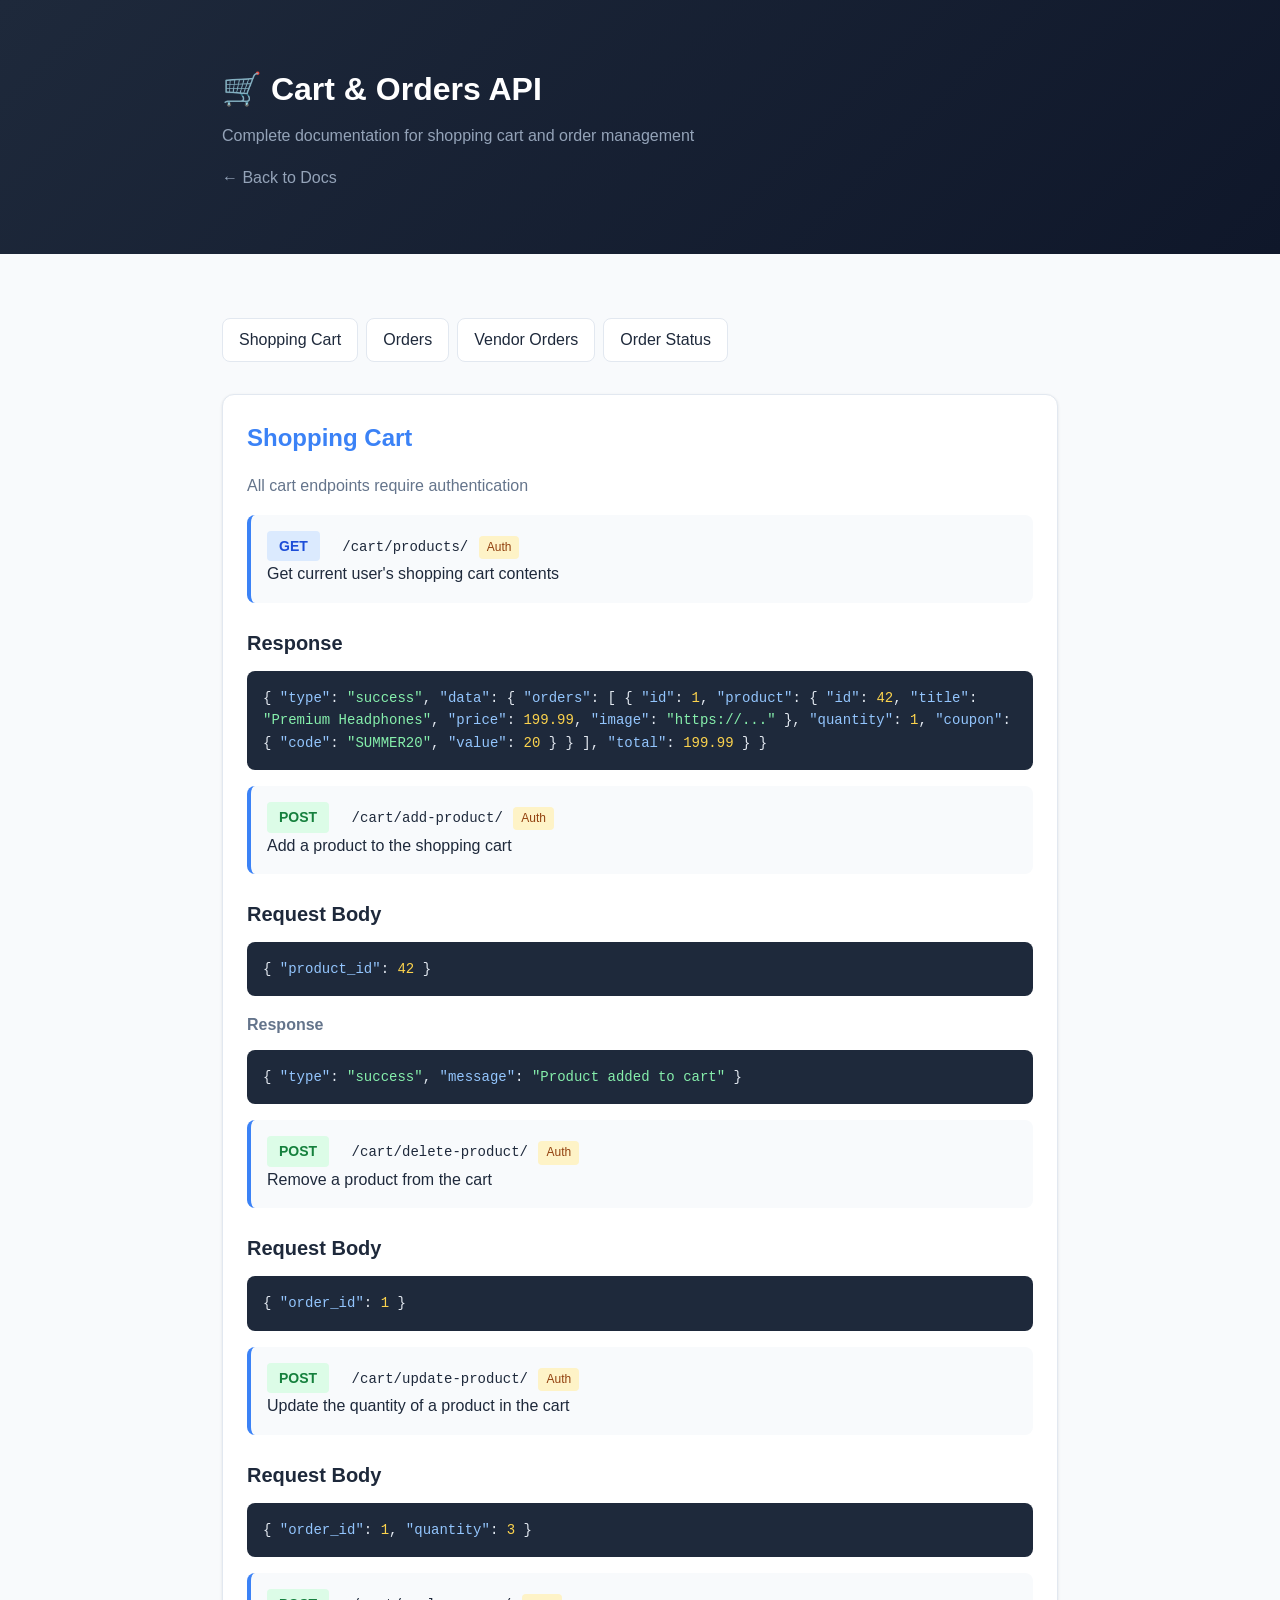
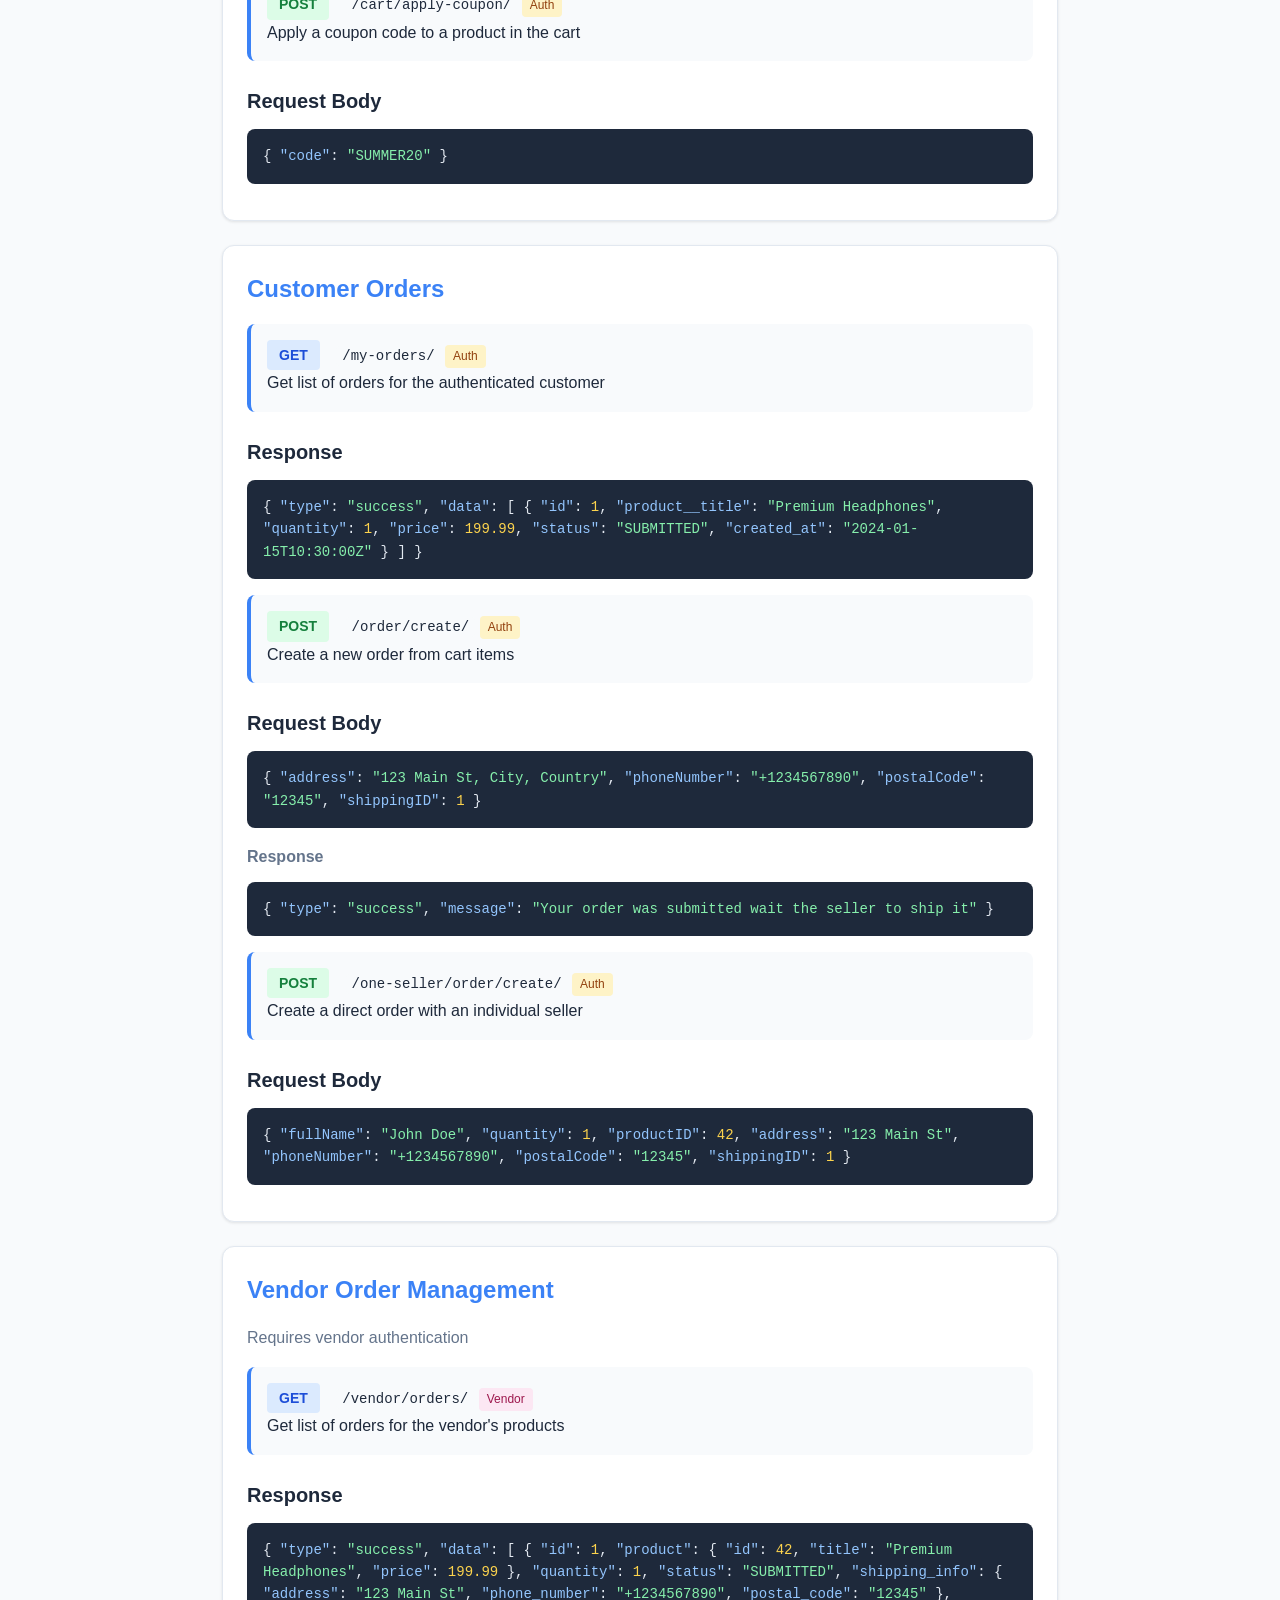
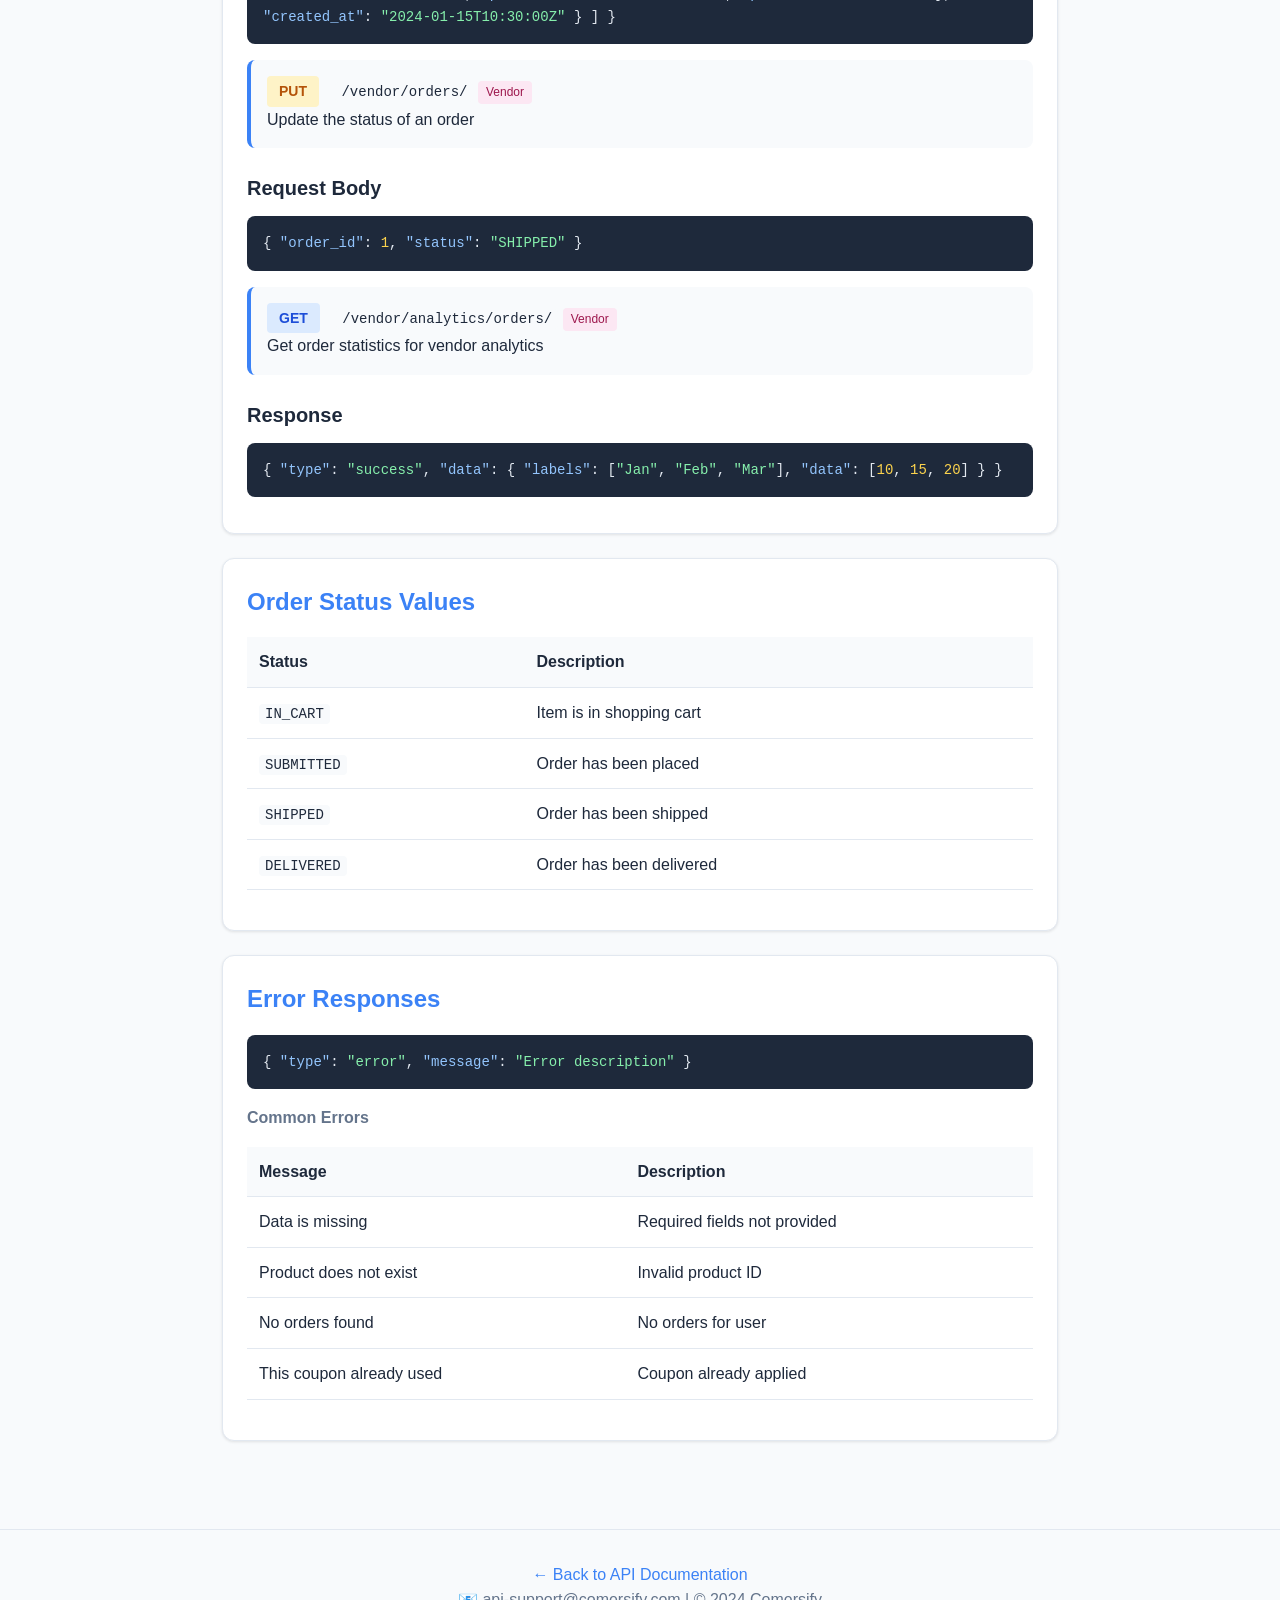
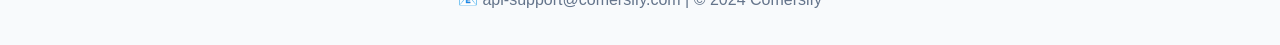
<file: docs/cart-orders.html>
<!DOCTYPE html>
<html lang="en">
<head>
    <meta charset="UTF-8">
    <meta name="viewport" content="width=device-width, initial-scale=1.0">
    <title>Cart & Orders API - Comersify</title>
    <style>
        :root {
            --primary: #3b82f6;
            --bg: #f8fafc;
            --card: #ffffff;
            --text: #1e293b;
            --text-muted: #64748b;
            --border: #e2e8f0;
        }
        * { box-sizing: border-box; margin: 0; padding: 0; }
        body {
            font-family: 'Inter', -apple-system, BlinkMacSystemFont, 'Segoe UI', sans-serif;
            background: var(--bg);
            color: var(--text);
            line-height: 1.6;
        }
        .container { max-width: 900px; margin: 0 auto; padding: 2rem; }
        
        .header {
            padding: 2rem;
            background: linear-gradient(135deg, #1e293b 0%, #0f172a 100%);
            color: white;
            margin-bottom: 2rem;
        }
        .header h1 { font-size: 2rem; margin-bottom: 0.5rem; }
        .header p { color: #94a3b8; }
        .breadcrumb { margin-top: 1rem; }
        .breadcrumb a { color: #94a3b8; text-decoration: none; }
        .breadcrumb a:hover { color: white; }
        
        .nav { margin-bottom: 2rem; display: flex; gap: 0.5rem; flex-wrap: wrap; }
        .nav a {
            padding: 0.5rem 1rem;
            background: var(--card);
            border-radius: 0.5rem;
            text-decoration: none;
            color: var(--text);
            font-weight: 500;
            border: 1px solid var(--border);
            transition: all 0.2s;
        }
        .nav a:hover { background: var(--primary); color: white; border-color: var(--primary); }
        
        .card {
            background: var(--card);
            border-radius: 0.75rem;
            padding: 1.5rem;
            box-shadow: 0 1px 3px rgba(0,0,0,0.1);
            border: 1px solid var(--border);
            margin-bottom: 1.5rem;
        }
        .card h2 { font-size: 1.5rem; margin-bottom: 1rem; color: var(--primary); }
        .card h3 { font-size: 1.25rem; margin: 1.5rem 0 0.75rem; color: var(--text); }
        .card h4 { font-size: 1rem; margin: 1rem 0 0.5rem; color: var(--text-muted); }
        
        .endpoint {
            background: var(--bg);
            border-radius: 0.5rem;
            padding: 1rem;
            margin: 1rem 0;
            border-left: 4px solid var(--primary);
        }
        .method {
            display: inline-block;
            padding: 0.25rem 0.75rem;
            border-radius: 0.25rem;
            font-size: 0.875rem;
            font-weight: 700;
            margin-right: 0.75rem;
        }
        .method-post { background: #dcfce7; color: #15803d; }
        .method-get { background: #dbeafe; color: #1d4ed8; }
        .method-put { background: #fef3c7; color: #b45309; }
        
        .code-block {
            background: #1e293b;
            color: #e2e8f0;
            padding: 1rem;
            border-radius: 0.5rem;
            overflow-x: auto;
            font-family: 'Monaco', 'Menlo', monospace;
            font-size: 0.875rem;
            margin: 0.75rem 0;
        }
        .code-block .key { color: #93c5fd; }
        .code-block .string { color: #86efac; }
        .code-block .number { color: #fcd34d; }
        
        table { width: 100%; border-collapse: collapse; margin: 1rem 0; }
        th, td { padding: 0.75rem; text-align: left; border-bottom: 1px solid var(--border); }
        th { background: var(--bg); font-weight: 600; }
        code { background: var(--bg); padding: 0.125rem 0.375rem; border-radius: 0.25rem; font-size: 0.875rem; }
        
        .badge {
            display: inline-block;
            padding: 0.125rem 0.5rem;
            border-radius: 0.25rem;
            font-size: 0.75rem;
            font-weight: 500;
        }
        .badge-vendor { background: #fce7f3; color: #9d174d; }
        .badge-auth { background: #fef3c7; color: #92400e; }
        
        .footer {
            text-align: center;
            padding: 2rem;
            color: var(--text-muted);
            border-top: 1px solid var(--border);
            margin-top: 2rem;
        }
        .footer a { color: var(--primary); text-decoration: none; }
    </style>
</head>
<body>
    <div class="header">
        <div class="container">
            <h1>🛒 Cart & Orders API</h1>
            <p>Complete documentation for shopping cart and order management</p>
            <div class="breadcrumb">
                <a href="/docs/">← Back to Docs</a>
            </div>
        </div>
    </div>

    <div class="container">
        <nav class="nav">
            <a href="#cart">Shopping Cart</a>
            <a href="#orders">Orders</a>
            <a href="#vendor-orders">Vendor Orders</a>
            <a href="#status">Order Status</a>
        </nav>

        <!-- Shopping Cart -->
        <div class="card" id="cart">
            <h2>Shopping Cart</h2>
            <p style="color: var(--text-muted); margin-bottom: 1rem;">All cart endpoints require authentication</p>
            
            <div class="endpoint">
                <span class="method method-get">GET</span>
                <code>/cart/products/</code>
                <span class="badge badge-auth">Auth</span>
                <p>Get current user's shopping cart contents</p>
            </div>

            <h3>Response</h3>
            <div class="code-block">
{
<span class="key">"type"</span>: <span class="string">"success"</span>,
<span class="key">"data"</span>: {
    <span class="key">"orders"</span>: [
        {
            <span class="key">"id"</span>: <span class="number">1</span>,
            <span class="key">"product"</span>: {
                <span class="key">"id"</span>: <span class="number">42</span>,
                <span class="key">"title"</span>: <span class="string">"Premium Headphones"</span>,
                <span class="key">"price"</span>: <span class="number">199.99</span>,
                <span class="key">"image"</span>: <span class="string">"https://..."</span>
            },
            <span class="key">"quantity"</span>: <span class="number">1</span>,
            <span class="key">"coupon"</span>: {
                <span class="key">"code"</span>: <span class="string">"SUMMER20"</span>,
                <span class="key">"value"</span>: <span class="number">20</span>
            }
        }
    ],
    <span class="key">"total"</span>: <span class="number">199.99</span>
}
}
            </div>

            <div class="endpoint">
                <span class="method method-post">POST</span>
                <code>/cart/add-product/</code>
                <span class="badge badge-auth">Auth</span>
                <p>Add a product to the shopping cart</p>
            </div>

            <h3>Request Body</h3>
            <div class="code-block">
{
<span class="key">"product_id"</span>: <span class="number">42</span>
}
            </div>

            <h4>Response</h4>
            <div class="code-block">
{
<span class="key">"type"</span>: <span class="string">"success"</span>,
<span class="key">"message"</span>: <span class="string">"Product added to cart"</span>
}
            </div>

            <div class="endpoint">
                <span class="method method-post">POST</span>
                <code>/cart/delete-product/</code>
                <span class="badge badge-auth">Auth</span>
                <p>Remove a product from the cart</p>
            </div>

            <h3>Request Body</h3>
            <div class="code-block">
{
<span class="key">"order_id"</span>: <span class="number">1</span>
}
            </div>

            <div class="endpoint">
                <span class="method method-post">POST</span>
                <code>/cart/update-product/</code>
                <span class="badge badge-auth">Auth</span>
                <p>Update the quantity of a product in the cart</p>
            </div>

            <h3>Request Body</h3>
            <div class="code-block">
{
<span class="key">"order_id"</span>: <span class="number">1</span>,
<span class="key">"quantity"</span>: <span class="number">3</span>
}
            </div>

            <div class="endpoint">
                <span class="method method-post">POST</span>
                <code>/cart/apply-coupon/</code>
                <span class="badge badge-auth">Auth</span>
                <p>Apply a coupon code to a product in the cart</p>
            </div>

            <h3>Request Body</h3>
            <div class="code-block">
{
<span class="key">"code"</span>: <span class="string">"SUMMER20"</span>
}
            </div>
        </div>

        <!-- Customer Orders -->
        <div class="card" id="orders">
            <h2>Customer Orders</h2>
            
            <div class="endpoint">
                <span class="method method-get">GET</span>
                <code>/my-orders/</code>
                <span class="badge badge-auth">Auth</span>
                <p>Get list of orders for the authenticated customer</p>
            </div>

            <h3>Response</h3>
            <div class="code-block">
{
<span class="key">"type"</span>: <span class="string">"success"</span>,
<span class="key">"data"</span>: [
    {
        <span class="key">"id"</span>: <span class="number">1</span>,
        <span class="key">"product__title"</span>: <span class="string">"Premium Headphones"</span>,
        <span class="key">"quantity"</span>: <span class="number">1</span>,
        <span class="key">"price"</span>: <span class="number">199.99</span>,
        <span class="key">"status"</span>: <span class="string">"SUBMITTED"</span>,
        <span class="key">"created_at"</span>: <span class="string">"2024-01-15T10:30:00Z"</span>
    }
]
}
            </div>

            <div class="endpoint">
                <span class="method method-post">POST</span>
                <code>/order/create/</code>
                <span class="badge badge-auth">Auth</span>
                <p>Create a new order from cart items</p>
            </div>

            <h3>Request Body</h3>
            <div class="code-block">
{
<span class="key">"address"</span>: <span class="string">"123 Main St, City, Country"</span>,
<span class="key">"phoneNumber"</span>: <span class="string">"+1234567890"</span>,
<span class="key">"postalCode"</span>: <span class="string">"12345"</span>,
<span class="key">"shippingID"</span>: <span class="number">1</span>
}
            </div>

            <h4>Response</h4>
            <div class="code-block">
{
<span class="key">"type"</span>: <span class="string">"success"</span>,
<span class="key">"message"</span>: <span class="string">"Your order was submitted wait the seller to ship it"</span>
}
            </div>

            <div class="endpoint">
                <span class="method method-post">POST</span>
                <code>/one-seller/order/create/</code>
                <span class="badge badge-auth">Auth</span>
                <p>Create a direct order with an individual seller</p>
            </div>

            <h3>Request Body</h3>
            <div class="code-block">
{
<span class="key">"fullName"</span>: <span class="string">"John Doe"</span>,
<span class="key">"quantity"</span>: <span class="number">1</span>,
<span class="key">"productID"</span>: <span class="number">42</span>,
<span class="key">"address"</span>: <span class="string">"123 Main St"</span>,
<span class="key">"phoneNumber"</span>: <span class="string">"+1234567890"</span>,
<span class="key">"postalCode"</span>: <span class="string">"12345"</span>,
<span class="key">"shippingID"</span>: <span class="number">1</span>
}
            </div>
        </div>

        <!-- Vendor Orders -->
        <div class="card" id="vendor-orders">
            <h2>Vendor Order Management</h2>
            <p style="color: var(--text-muted); margin-bottom: 1rem;">Requires vendor authentication</p>
            
            <div class="endpoint">
                <span class="method method-get">GET</span>
                <code>/vendor/orders/</code>
                <span class="badge badge-vendor">Vendor</span>
                <p>Get list of orders for the vendor's products</p>
            </div>

            <h3>Response</h3>
            <div class="code-block">
{
<span class="key">"type"</span>: <span class="string">"success"</span>,
<span class="key">"data"</span>: [
    {
        <span class="key">"id"</span>: <span class="number">1</span>,
        <span class="key">"product"</span>: {
            <span class="key">"id"</span>: <span class="number">42</span>,
            <span class="key">"title"</span>: <span class="string">"Premium Headphones"</span>,
            <span class="key">"price"</span>: <span class="number">199.99</span>
        },
        <span class="key">"quantity"</span>: <span class="number">1</span>,
        <span class="key">"status"</span>: <span class="string">"SUBMITTED"</span>,
        <span class="key">"shipping_info"</span>: {
            <span class="key">"address"</span>: <span class="string">"123 Main St"</span>,
            <span class="key">"phone_number"</span>: <span class="string">"+1234567890"</span>,
            <span class="key">"postal_code"</span>: <span class="string">"12345"</span>
        },
        <span class="key">"created_at"</span>: <span class="string">"2024-01-15T10:30:00Z"</span>
    }
]
}
            </div>

            <div class="endpoint">
                <span class="method method-put">PUT</span>
                <code>/vendor/orders/</code>
                <span class="badge badge-vendor">Vendor</span>
                <p>Update the status of an order</p>
            </div>

            <h3>Request Body</h3>
            <div class="code-block">
{
<span class="key">"order_id"</span>: <span class="number">1</span>,
<span class="key">"status"</span>: <span class="string">"SHIPPED"</span>
}
            </div>

            <div class="endpoint">
                <span class="method method-get">GET</span>
                <code>/vendor/analytics/orders/</code>
                <span class="badge badge-vendor">Vendor</span>
                <p>Get order statistics for vendor analytics</p>
            </div>

            <h3>Response</h3>
            <div class="code-block">
{
<span class="key">"type"</span>: <span class="string">"success"</span>,
<span class="key">"data"</span>: {
    <span class="key">"labels"</span>: [<span class="string">"Jan"</span>, <span class="string">"Feb"</span>, <span class="string">"Mar"</span>],
    <span class="key">"data"</span>: [<span class="number">10</span>, <span class="number">15</span>, <span class="number">20</span>]
}
}
            </div>
        </div>

        <!-- Order Status -->
        <div class="card" id="status">
            <h2>Order Status Values</h2>
            
            <table>
                <tr><th>Status</th><th>Description</th></tr>
                <tr><td><code>IN_CART</code></td><td>Item is in shopping cart</td></tr>
                <tr><td><code>SUBMITTED</code></td><td>Order has been placed</td></tr>
                <tr><td><code>SHIPPED</code></td><td>Order has been shipped</td></tr>
                <tr><td><code>DELIVERED</code></td><td>Order has been delivered</td></tr>
            </table>
        </div>

        <!-- Error Responses -->
        <div class="card">
            <h2>Error Responses</h2>
            <div class="code-block">
{
<span class="key">"type"</span>: <span class="string">"error"</span>,
<span class="key">"message"</span>: <span class="string">"Error description"</span>
}
            </div>
            <h4>Common Errors</h4>
            <table>
                <tr><th>Message</th><th>Description</th></tr>
                <tr><td>Data is missing</td><td>Required fields not provided</td></tr>
                <tr><td>Product does not exist</td><td>Invalid product ID</td></tr>
                <tr><td>No orders found</td><td>No orders for user</td></tr>
                <tr><td>This coupon already used</td><td>Coupon already applied</td></tr>
            </table>
        </div>
    </div>

    <div class="footer">
        <p><a href="/docs/">← Back to API Documentation</a></p>
        <p>📧 api-support@comersify.com | © 2024 Comersify</p>
    </div>
</body>
</html>
</file>
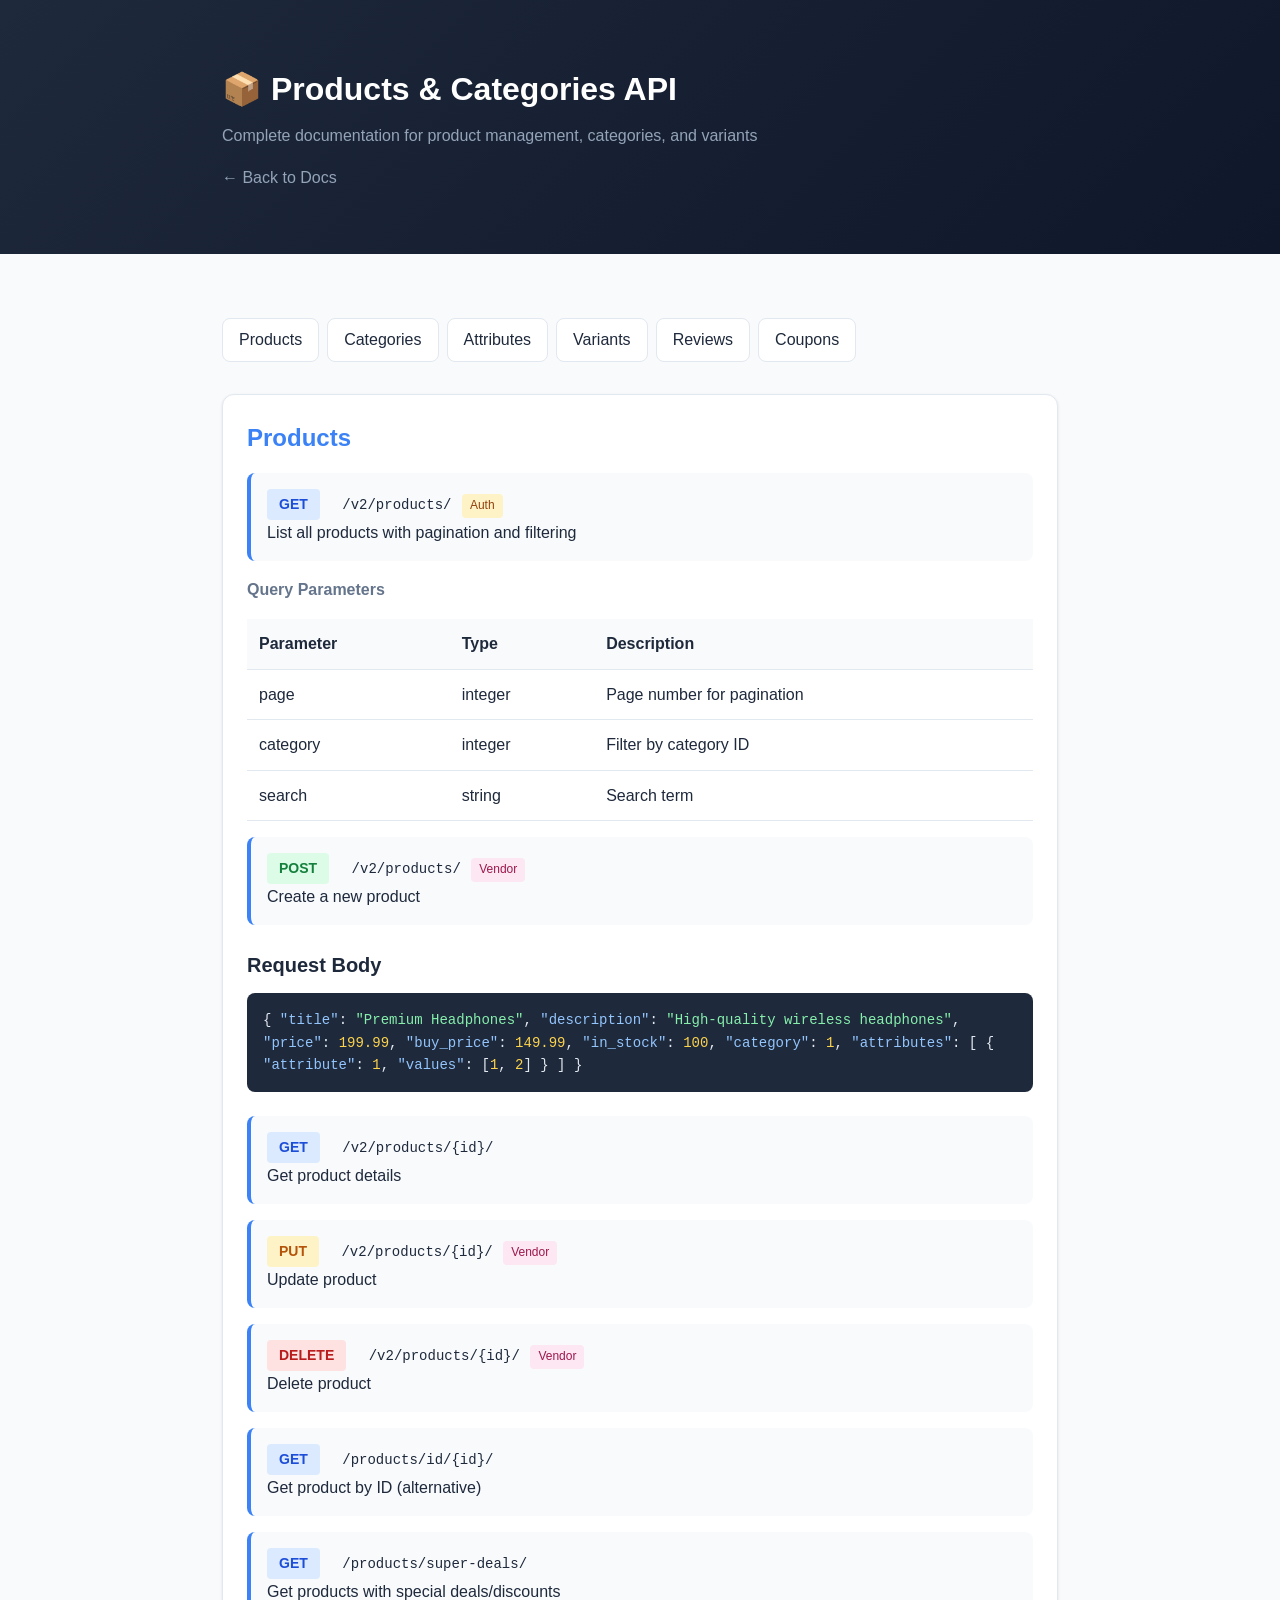
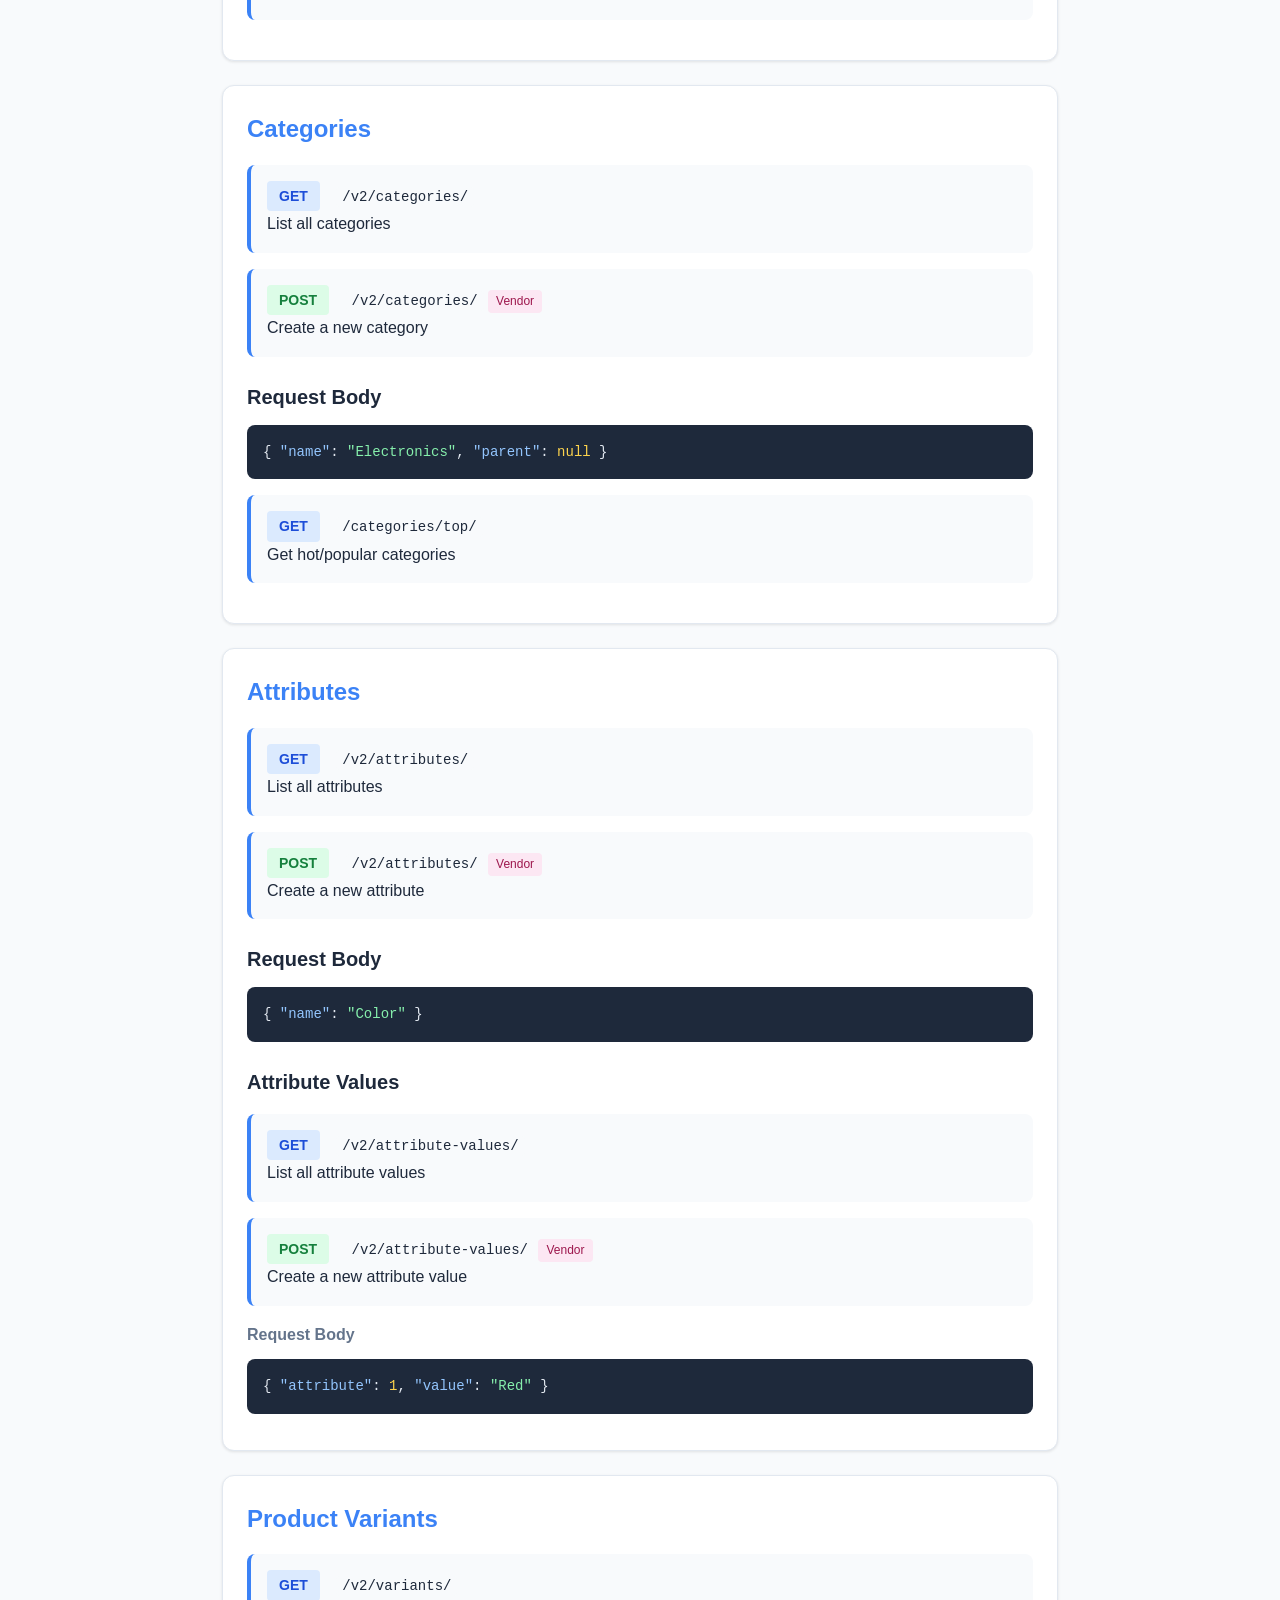
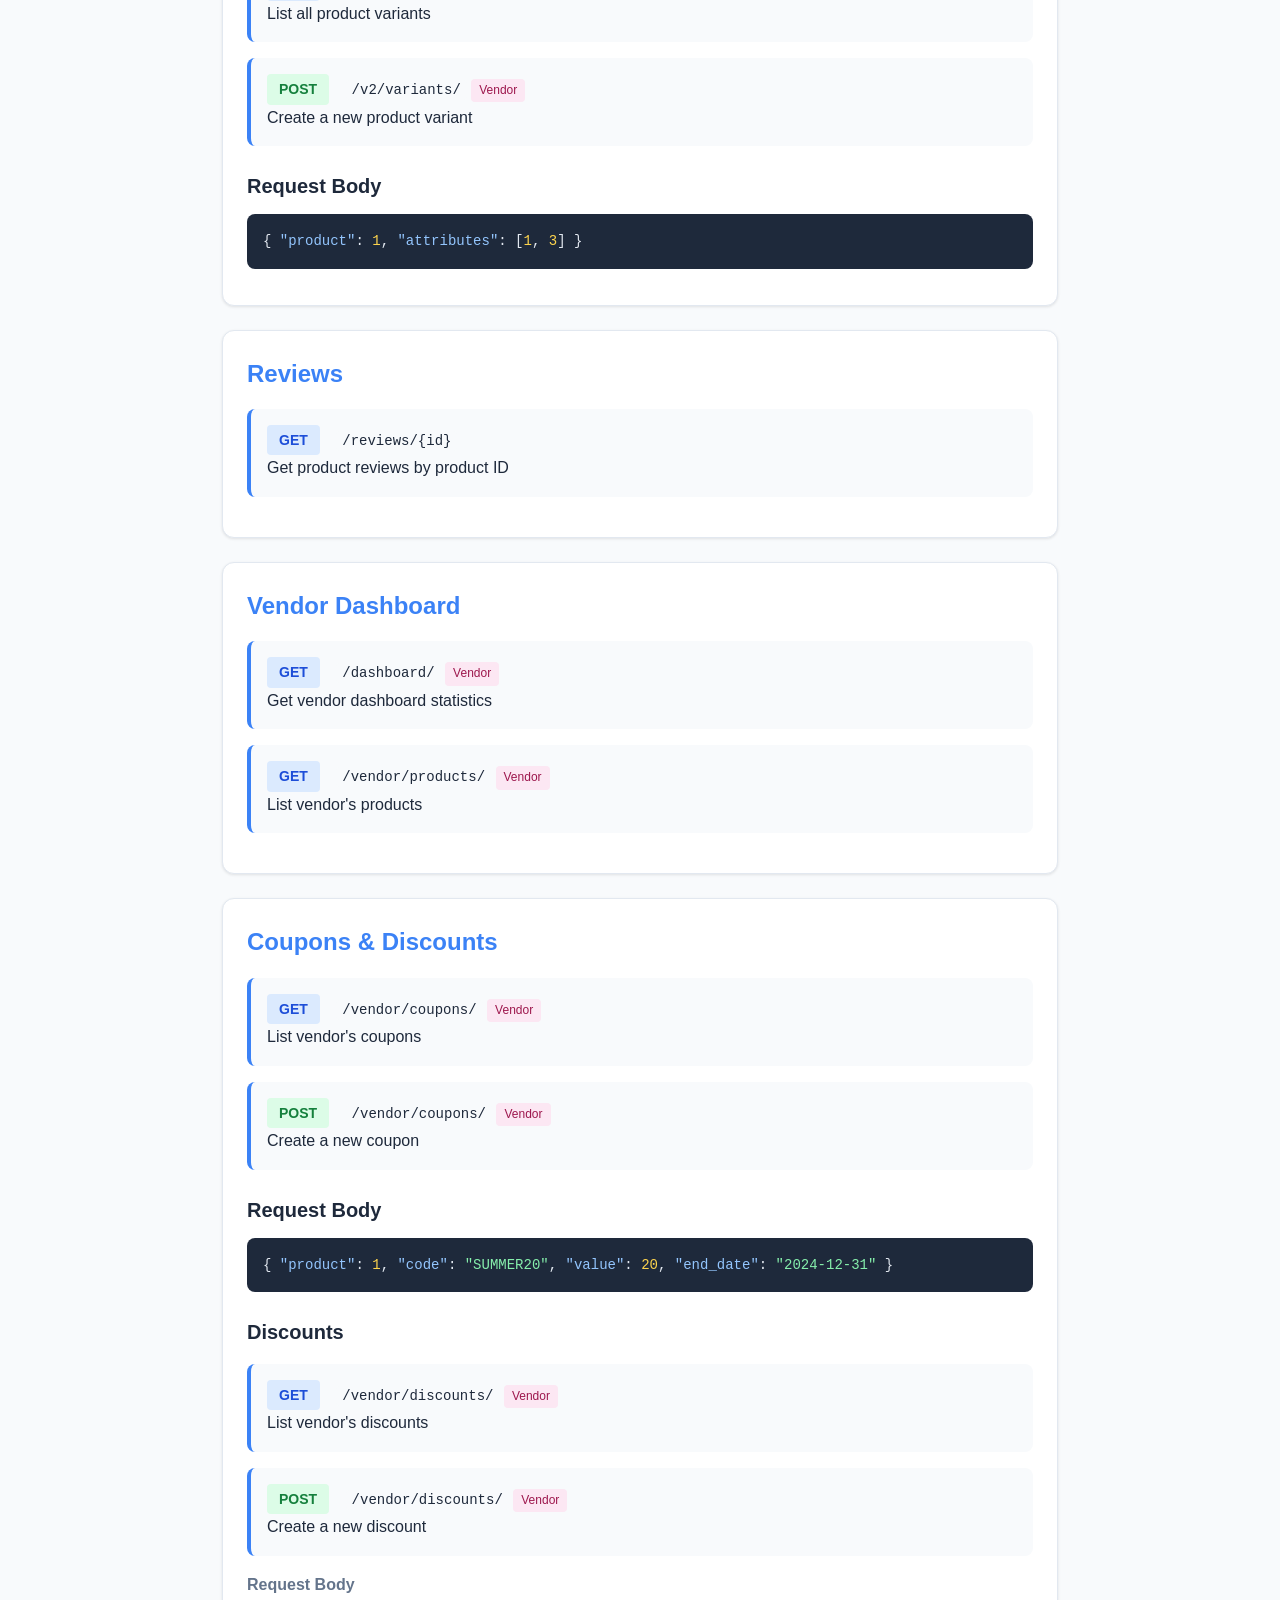
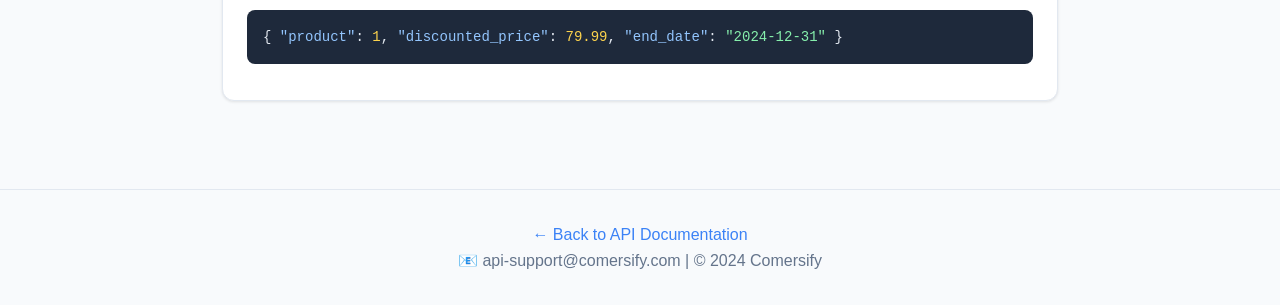
<file: docs/products.html>
<!DOCTYPE html>
<html lang="en">
<head>
    <meta charset="UTF-8">
    <meta name="viewport" content="width=device-width, initial-scale=1.0">
    <title>Products API - Comersify</title>
    <style>
        :root {
            --primary: #3b82f6;
            --primary-dark: #2563eb;
            --success: #10b981;
            --warning: #f59e0b;
            --danger: #ef4444;
            --bg: #f8fafc;
            --card: #ffffff;
            --text: #1e293b;
            --text-muted: #64748b;
            --border: #e2e8f0;
        }
        * { box-sizing: border-box; margin: 0; padding: 0; }
        body {
            font-family: 'Inter', -apple-system, BlinkMacSystemFont, 'Segoe UI', sans-serif;
            background: var(--bg);
            color: var(--text);
            line-height: 1.6;
        }
        .container { max-width: 900px; margin: 0 auto; padding: 2rem; }
        
        .header {
            padding: 2rem;
            background: linear-gradient(135deg, #1e293b 0%, #0f172a 100%);
            color: white;
            margin-bottom: 2rem;
        }
        .header h1 { font-size: 2rem; margin-bottom: 0.5rem; }
        .header p { color: #94a3b8; }
        .breadcrumb { margin-top: 1rem; }
        .breadcrumb a { color: #94a3b8; text-decoration: none; }
        .breadcrumb a:hover { color: white; }
        
        .nav { margin-bottom: 2rem; display: flex; gap: 0.5rem; flex-wrap: wrap; }
        .nav a {
            padding: 0.5rem 1rem;
            background: var(--card);
            border-radius: 0.5rem;
            text-decoration: none;
            color: var(--text);
            font-weight: 500;
            border: 1px solid var(--border);
            transition: all 0.2s;
        }
        .nav a:hover { background: var(--primary); color: white; border-color: var(--primary); }
        
        .card {
            background: var(--card);
            border-radius: 0.75rem;
            padding: 1.5rem;
            box-shadow: 0 1px 3px rgba(0,0,0,0.1);
            border: 1px solid var(--border);
            margin-bottom: 1.5rem;
        }
        .card h2 { font-size: 1.5rem; margin-bottom: 1rem; color: var(--primary); }
        .card h3 { font-size: 1.25rem; margin: 1.5rem 0 0.75rem; color: var(--text); }
        .card h4 { font-size: 1rem; margin: 1rem 0 0.5rem; color: var(--text-muted); }
        
        .endpoint {
            background: var(--bg);
            border-radius: 0.5rem;
            padding: 1rem;
            margin: 1rem 0;
            border-left: 4px solid var(--primary);
        }
        .method {
            display: inline-block;
            padding: 0.25rem 0.75rem;
            border-radius: 0.25rem;
            font-size: 0.875rem;
            font-weight: 700;
            margin-right: 0.75rem;
        }
        .method-post { background: #dcfce7; color: #15803d; }
        .method-get { background: #dbeafe; color: #1d4ed8; }
        .method-put { background: #fef3c7; color: #b45309; }
        .method-delete { background: #fee2e2; color: #b91c1c; }
        
        .code-block {
            background: #1e293b;
            color: #e2e8f0;
            padding: 1rem;
            border-radius: 0.5rem;
            overflow-x: auto;
            font-family: 'Monaco', 'Menlo', monospace;
            font-size: 0.875rem;
            margin: 0.75rem 0;
        }
        .code-block .key { color: #93c5fd; }
        .code-block .string { color: #86efac; }
        .code-block .number { color: #fcd34d; }
        
        table { width: 100%; border-collapse: collapse; margin: 1rem 0; }
        th, td { padding: 0.75rem; text-align: left; border-bottom: 1px solid var(--border); }
        th { background: var(--bg); font-weight: 600; }
        code { background: var(--bg); padding: 0.125rem 0.375rem; border-radius: 0.25rem; font-size: 0.875rem; }
        
        .badge {
            display: inline-block;
            padding: 0.125rem 0.5rem;
            border-radius: 0.25rem;
            font-size: 0.75rem;
            font-weight: 500;
        }
        .badge-vendor { background: #fce7f3; color: #9d174d; }
        .badge-auth { background: #fef3c7; color: #92400e; }
        
        .footer {
            text-align: center;
            padding: 2rem;
            color: var(--text-muted);
            border-top: 1px solid var(--border);
            margin-top: 2rem;
        }
        .footer a { color: var(--primary); text-decoration: none; }
    </style>
</head>
<body>
    <div class="header">
        <div class="container">
            <h1>📦 Products & Categories API</h1>
            <p>Complete documentation for product management, categories, and variants</p>
            <div class="breadcrumb">
                <a href="/docs/">← Back to Docs</a>
            </div>
        </div>
    </div>

    <div class="container">
        <nav class="nav">
            <a href="#products">Products</a>
            <a href="#categories">Categories</a>
            <a href="#attributes">Attributes</a>
            <a href="#variants">Variants</a>
            <a href="#reviews">Reviews</a>
            <a href="#coupons">Coupons</a>
        </nav>

        <!-- Products -->
        <div class="card" id="products">
            <h2>Products</h2>
            
            <div class="endpoint">
                <span class="method method-get">GET</span>
                <code>/v2/products/</code>
                <span class="badge badge-auth">Auth</span>
                <p>List all products with pagination and filtering</p>
            </div>

            <h4>Query Parameters</h4>
            <table>
                <tr><th>Parameter</th><th>Type</th><th>Description</th></tr>
                <tr><td>page</td><td>integer</td><td>Page number for pagination</td></tr>
                <tr><td>category</td><td>integer</td><td>Filter by category ID</td></tr>
                <tr><td>search</td><td>string</td><td>Search term</td></tr>
            </table>

            <div class="endpoint">
                <span class="method method-post">POST</span>
                <code>/v2/products/</code>
                <span class="badge badge-vendor">Vendor</span>
                <p>Create a new product</p>
            </div>

            <h3>Request Body</h3>
            <div class="code-block">
{
<span class="key">"title"</span>: <span class="string">"Premium Headphones"</span>,
<span class="key">"description"</span>: <span class="string">"High-quality wireless headphones"</span>,
<span class="key">"price"</span>: <span class="number">199.99</span>,
<span class="key">"buy_price"</span>: <span class="number">149.99</span>,
<span class="key">"in_stock"</span>: <span class="number">100</span>,
<span class="key">"category"</span>: <span class="number">1</span>,
<span class="key">"attributes"</span>: [
    {
        <span class="key">"attribute"</span>: <span class="number">1</span>,
        <span class="key">"values"</span>: [<span class="number">1</span>, <span class="number">2</span>]
    }
]
}
            </div>

            <div class="endpoint" style="margin-top: 1.5rem;">
                <span class="method method-get">GET</span>
                <code>/v2/products/{id}/</code>
                <p>Get product details</p>
            </div>

            <div class="endpoint">
                <span class="method method-put">PUT</span>
                <code>/v2/products/{id}/</code>
                <span class="badge badge-vendor">Vendor</span>
                <p>Update product</p>
            </div>

            <div class="endpoint">
                <span class="method method-delete">DELETE</span>
                <code>/v2/products/{id}/</code>
                <span class="badge badge-vendor">Vendor</span>
                <p>Delete product</p>
            </div>

            <div class="endpoint">
                <span class="method method-get">GET</span>
                <code>/products/id/{id}/</code>
                <p>Get product by ID (alternative)</p>
            </div>

            <div class="endpoint">
                <span class="method method-get">GET</span>
                <code>/products/super-deals/</code>
                <p>Get products with special deals/discounts</p>
            </div>
        </div>

        <!-- Categories -->
        <div class="card" id="categories">
            <h2>Categories</h2>
            
            <div class="endpoint">
                <span class="method method-get">GET</span>
                <code>/v2/categories/</code>
                <p>List all categories</p>
            </div>

            <div class="endpoint">
                <span class="method method-post">POST</span>
                <code>/v2/categories/</code>
                <span class="badge badge-vendor">Vendor</span>
                <p>Create a new category</p>
            </div>

            <h3>Request Body</h3>
            <div class="code-block">
{
<span class="key">"name"</span>: <span class="string">"Electronics"</span>,
<span class="key">"parent"</span>: <span class="number">null</span>
}
            </div>

            <div class="endpoint">
                <span class="method method-get">GET</span>
                <code>/categories/top/</code>
                <p>Get hot/popular categories</p>
            </div>
        </div>

        <!-- Attributes -->
        <div class="card" id="attributes">
            <h2>Attributes</h2>
            
            <div class="endpoint">
                <span class="method method-get">GET</span>
                <code>/v2/attributes/</code>
                <p>List all attributes</p>
            </div>

            <div class="endpoint">
                <span class="method method-post">POST</span>
                <code>/v2/attributes/</code>
                <span class="badge badge-vendor">Vendor</span>
                <p>Create a new attribute</p>
            </div>

            <h3>Request Body</h3>
            <div class="code-block">
{
<span class="key">"name"</span>: <span class="string">"Color"</span>
}
            </div>

            <h3 style="margin-top: 1.5rem;">Attribute Values</h3>
            <div class="endpoint">
                <span class="method method-get">GET</span>
                <code>/v2/attribute-values/</code>
                <p>List all attribute values</p>
            </div>

            <div class="endpoint">
                <span class="method method-post">POST</span>
                <code>/v2/attribute-values/</code>
                <span class="badge badge-vendor">Vendor</span>
                <p>Create a new attribute value</p>
            </div>

            <h4>Request Body</h4>
            <div class="code-block">
{
<span class="key">"attribute"</span>: <span class="number">1</span>,
<span class="key">"value"</span>: <span class="string">"Red"</span>
}
            </div>
        </div>

        <!-- Variants -->
        <div class="card" id="variants">
            <h2>Product Variants</h2>
            
            <div class="endpoint">
                <span class="method method-get">GET</span>
                <code>/v2/variants/</code>
                <p>List all product variants</p>
            </div>

            <div class="endpoint">
                <span class="method method-post">POST</span>
                <code>/v2/variants/</code>
                <span class="badge badge-vendor">Vendor</span>
                <p>Create a new product variant</p>
            </div>

            <h3>Request Body</h3>
            <div class="code-block">
{
<span class="key">"product"</span>: <span class="number">1</span>,
<span class="key">"attributes"</span>: [<span class="number">1</span>, <span class="number">3</span>]
}
            </div>
        </div>

        <!-- Reviews -->
        <div class="card" id="reviews">
            <h2>Reviews</h2>
            
            <div class="endpoint">
                <span class="method method-get">GET</span>
                <code>/reviews/{id}</code>
                <p>Get product reviews by product ID</p>
            </div>
        </div>

        <!-- Vendor Dashboard -->
        <div class="card" id="vendor">
            <h2>Vendor Dashboard</h2>
            
            <div class="endpoint">
                <span class="method method-get">GET</span>
                <code>/dashboard/</code>
                <span class="badge badge-vendor">Vendor</span>
                <p>Get vendor dashboard statistics</p>
            </div>

            <div class="endpoint">
                <span class="method method-get">GET</span>
                <code>/vendor/products/</code>
                <span class="badge badge-vendor">Vendor</span>
                <p>List vendor's products</p>
            </div>
        </div>

        <!-- Coupons -->
        <div class="card" id="coupons">
            <h2>Coupons & Discounts</h2>
            
            <div class="endpoint">
                <span class="method method-get">GET</span>
                <code>/vendor/coupons/</code>
                <span class="badge badge-vendor">Vendor</span>
                <p>List vendor's coupons</p>
            </div>

            <div class="endpoint">
                <span class="method method-post">POST</span>
                <code>/vendor/coupons/</code>
                <span class="badge badge-vendor">Vendor</span>
                <p>Create a new coupon</p>
            </div>

            <h3>Request Body</h3>
            <div class="code-block">
{
<span class="key">"product"</span>: <span class="number">1</span>,
<span class="key">"code"</span>: <span class="string">"SUMMER20"</span>,
<span class="key">"value"</span>: <span class="number">20</span>,
<span class="key">"end_date"</span>: <span class="string">"2024-12-31"</span>
}
            </div>

            <h3 style="margin-top: 1.5rem;">Discounts</h3>
            <div class="endpoint">
                <span class="method method-get">GET</span>
                <code>/vendor/discounts/</code>
                <span class="badge badge-vendor">Vendor</span>
                <p>List vendor's discounts</p>
            </div>

            <div class="endpoint">
                <span class="method method-post">POST</span>
                <code>/vendor/discounts/</code>
                <span class="badge badge-vendor">Vendor</span>
                <p>Create a new discount</p>
            </div>

            <h4>Request Body</h4>
            <div class="code-block">
{
<span class="key">"product"</span>: <span class="number">1</span>,
<span class="key">"discounted_price"</span>: <span class="number">79.99</span>,
<span class="key">"end_date"</span>: <span class="string">"2024-12-31"</span>
}
            </div>
        </div>
    </div>

    <div class="footer">
        <p><a href="/docs/">← Back to API Documentation</a></p>
        <p>📧 api-support@comersify.com | © 2024 Comersify</p>
    </div>
</body>
</html>
</file>
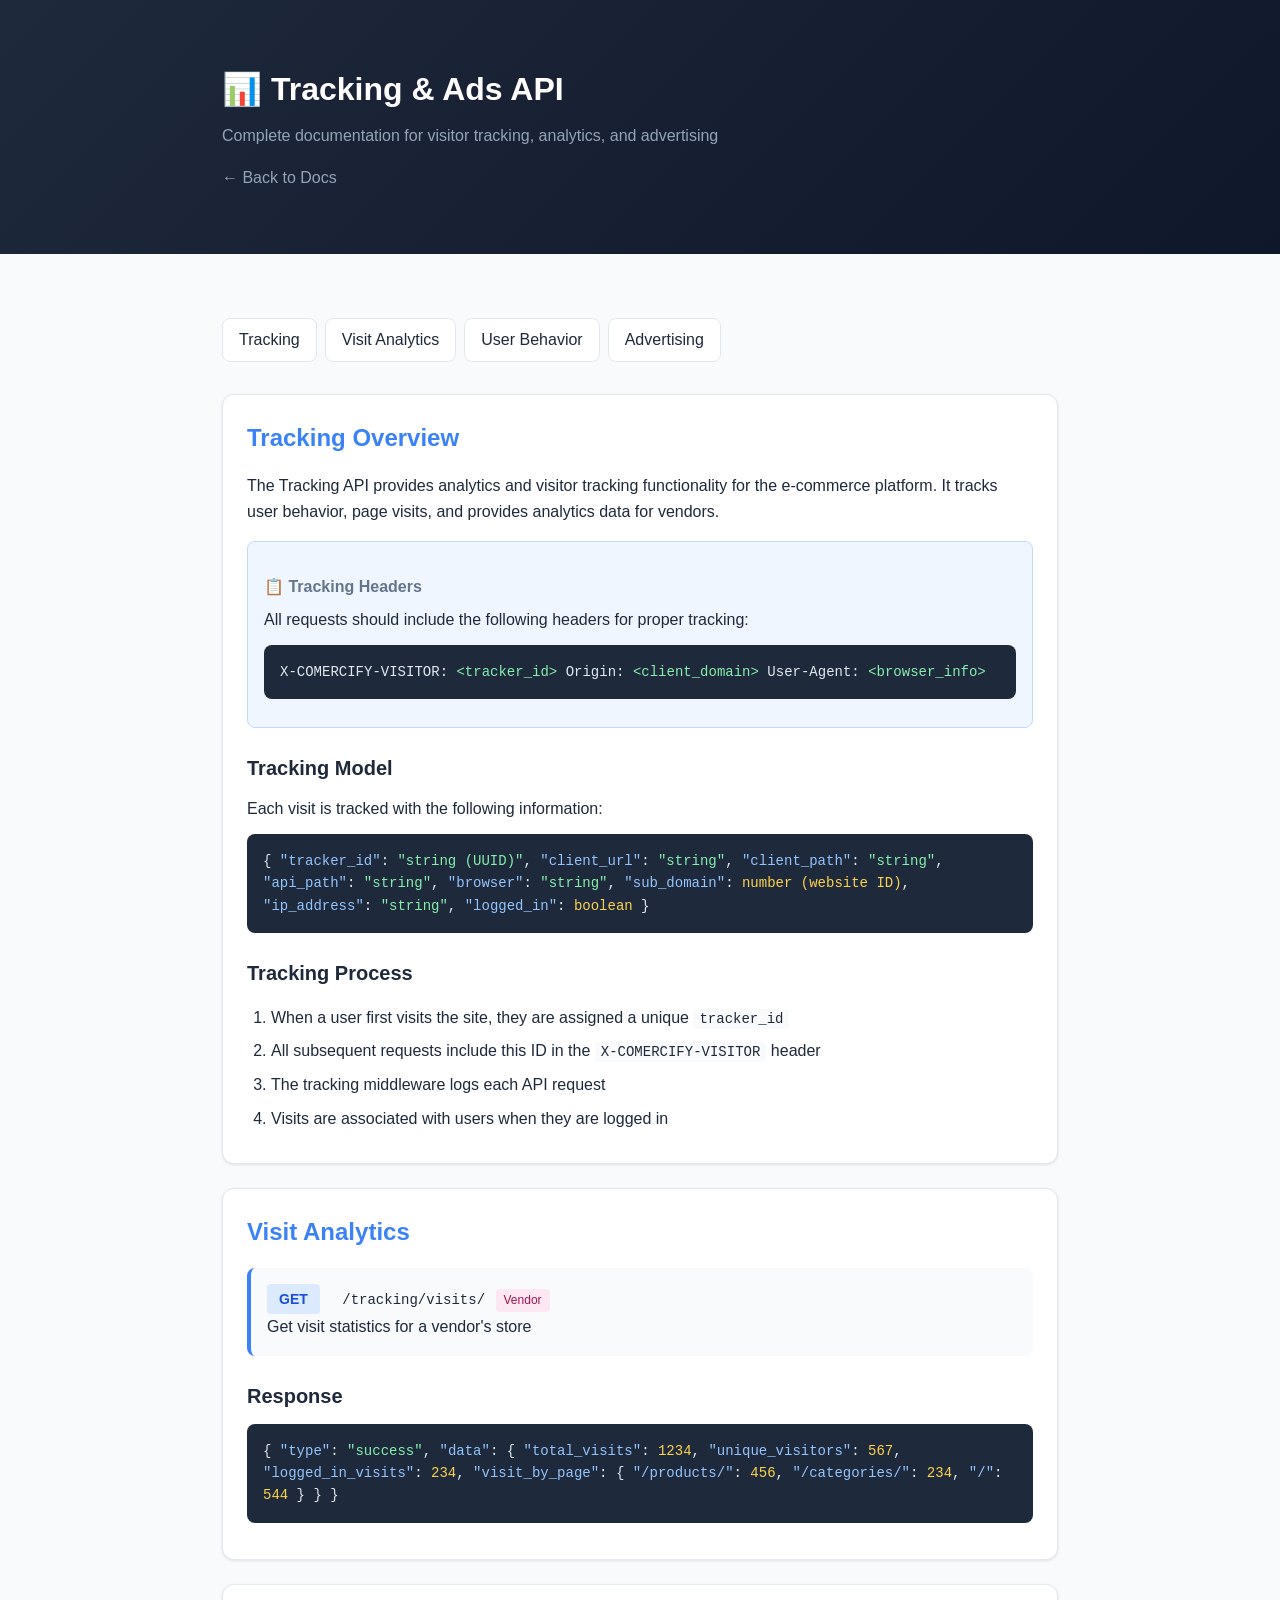
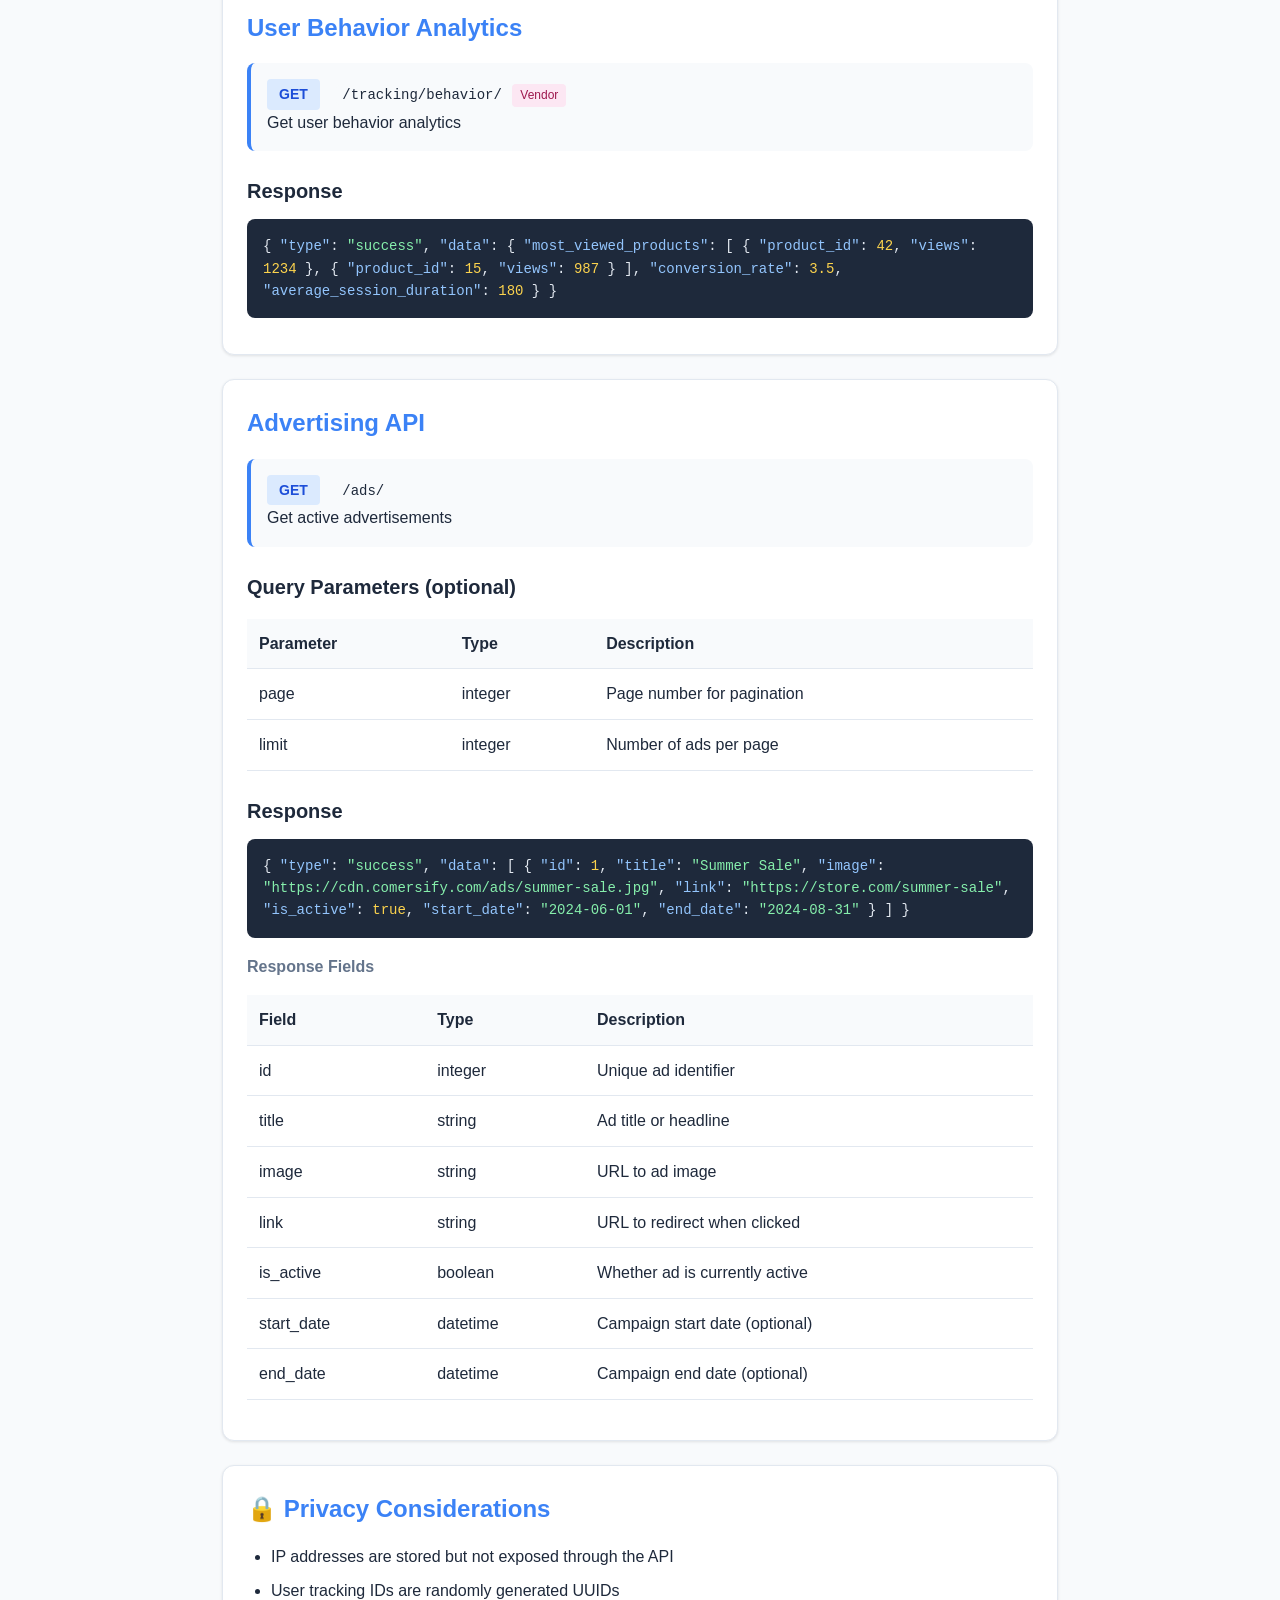
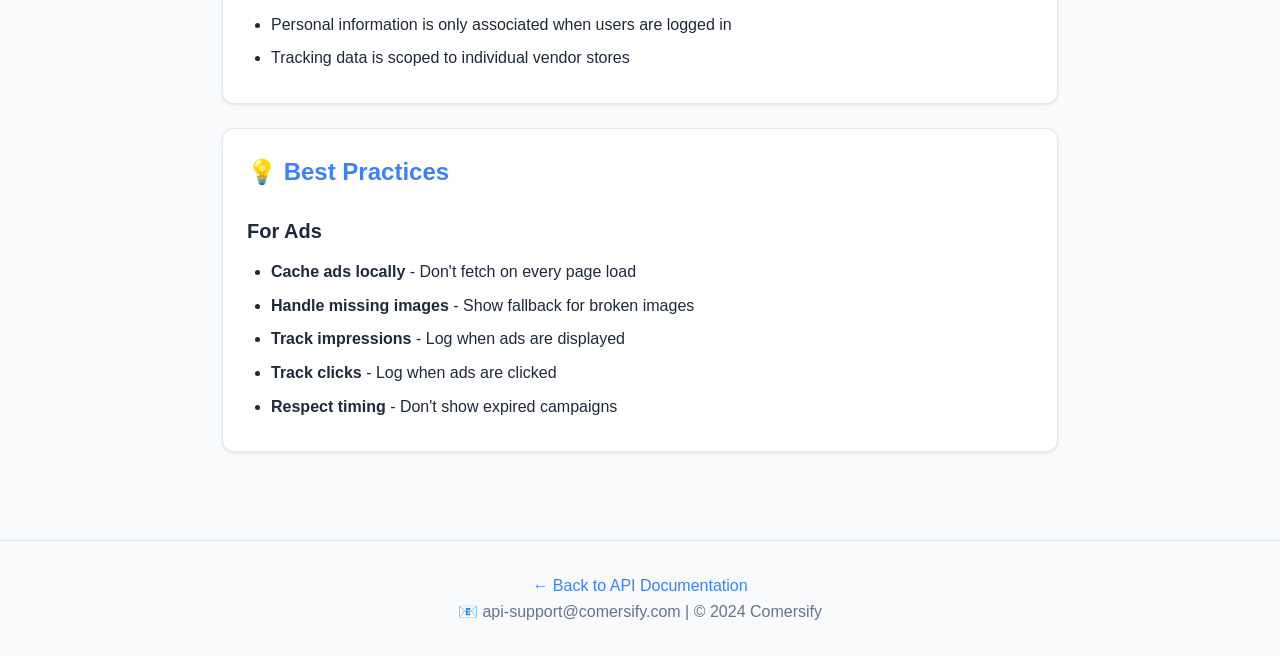
<file: docs/tracking-ads.html>
<!DOCTYPE html>
<html lang="en">
<head>
    <meta charset="UTF-8">
    <meta name="viewport" content="width=device-width, initial-scale=1.0">
    <title>Tracking & Ads API - Comersify</title>
    <style>
        :root {
            --primary: #3b82f6;
            --bg: #f8fafc;
            --card: #ffffff;
            --text: #1e293b;
            --text-muted: #64748b;
            --border: #e2e8f0;
        }
        * { box-sizing: border-box; margin: 0; padding: 0; }
        body {
            font-family: 'Inter', -apple-system, BlinkMacSystemFont, 'Segoe UI', sans-serif;
            background: var(--bg);
            color: var(--text);
            line-height: 1.6;
        }
        .container { max-width: 900px; margin: 0 auto; padding: 2rem; }
        
        .header {
            padding: 2rem;
            background: linear-gradient(135deg, #1e293b 0%, #0f172a 100%);
            color: white;
            margin-bottom: 2rem;
        }
        .header h1 { font-size: 2rem; margin-bottom: 0.5rem; }
        .header p { color: #94a3b8; }
        .breadcrumb { margin-top: 1rem; }
        .breadcrumb a { color: #94a3b8; text-decoration: none; }
        .breadcrumb a:hover { color: white; }
        
        .nav { margin-bottom: 2rem; display: flex; gap: 0.5rem; flex-wrap: wrap; }
        .nav a {
            padding: 0.5rem 1rem;
            background: var(--card);
            border-radius: 0.5rem;
            text-decoration: none;
            color: var(--text);
            font-weight: 500;
            border: 1px solid var(--border);
            transition: all 0.2s;
        }
        .nav a:hover { background: var(--primary); color: white; border-color: var(--primary); }
        
        .card {
            background: var(--card);
            border-radius: 0.75rem;
            padding: 1.5rem;
            box-shadow: 0 1px 3px rgba(0,0,0,0.1);
            border: 1px solid var(--border);
            margin-bottom: 1.5rem;
        }
        .card h2 { font-size: 1.5rem; margin-bottom: 1rem; color: var(--primary); }
        .card h3 { font-size: 1.25rem; margin: 1.5rem 0 0.75rem; color: var(--text); }
        .card h4 { font-size: 1rem; margin: 1rem 0 0.5rem; color: var(--text-muted); }
        
        .endpoint {
            background: var(--bg);
            border-radius: 0.5rem;
            padding: 1rem;
            margin: 1rem 0;
            border-left: 4px solid var(--primary);
        }
        .method {
            display: inline-block;
            padding: 0.25rem 0.75rem;
            border-radius: 0.25rem;
            font-size: 0.875rem;
            font-weight: 700;
            margin-right: 0.75rem;
        }
        .method-get { background: #dbeafe; color: #1d4ed8; }
        
        .code-block {
            background: #1e293b;
            color: #e2e8f0;
            padding: 1rem;
            border-radius: 0.5rem;
            overflow-x: auto;
            font-family: 'Monaco', 'Menlo', monospace;
            font-size: 0.875rem;
            margin: 0.75rem 0;
        }
        .code-block .key { color: #93c5fd; }
        .code-block .string { color: #86efac; }
        .code-block .number { color: #fcd34d; }
        
        table { width: 100%; border-collapse: collapse; margin: 1rem 0; }
        th, td { padding: 0.75rem; text-align: left; border-bottom: 1px solid var(--border); }
        th { background: var(--bg); font-weight: 600; }
        code { background: var(--bg); padding: 0.125rem 0.375rem; border-radius: 0.25rem; font-size: 0.875rem; }
        
        .badge {
            display: inline-block;
            padding: 0.125rem 0.5rem;
            border-radius: 0.25rem;
            font-size: 0.75rem;
            font-weight: 500;
        }
        .badge-vendor { background: #fce7f3; color: #9d174d; }
        
        .info-box {
            background: #eff6ff;
            border: 1px solid #bfdbfe;
            border-radius: 0.5rem;
            padding: 1rem;
            margin: 1rem 0;
        }
        
        .footer {
            text-align: center;
            padding: 2rem;
            color: var(--text-muted);
            border-top: 1px solid var(--border);
            margin-top: 2rem;
        }
        .footer a { color: var(--primary); text-decoration: none; }
    </style>
</head>
<body>
    <div class="header">
        <div class="container">
            <h1>📊 Tracking & Ads API</h1>
            <p>Complete documentation for visitor tracking, analytics, and advertising</p>
            <div class="breadcrumb">
                <a href="/docs/">← Back to Docs</a>
            </div>
        </div>
    </div>

    <div class="container">
        <nav class="nav">
            <a href="#tracking">Tracking</a>
            <a href="#visits">Visit Analytics</a>
            <a href="#behavior">User Behavior</a>
            <a href="#ads">Advertising</a>
        </nav>

        <!-- Tracking Overview -->
        <div class="card" id="tracking">
            <h2>Tracking Overview</h2>
            <p>The Tracking API provides analytics and visitor tracking functionality for the e-commerce platform. It tracks user behavior, page visits, and provides analytics data for vendors.</p>
            
            <div class="info-box">
                <h4>📋 Tracking Headers</h4>
                <p>All requests should include the following headers for proper tracking:</p>
                <div class="code-block">
X-COMERCIFY-VISITOR: <span class="string">&lt;tracker_id&gt;</span>
Origin: <span class="string">&lt;client_domain&gt;</span>
User-Agent: <span class="string">&lt;browser_info&gt;</span>
                </div>
            </div>

            <h3>Tracking Model</h3>
            <p>Each visit is tracked with the following information:</p>
            <div class="code-block">
{
<span class="key">"tracker_id"</span>: <span class="string">"string (UUID)"</span>,
<span class="key">"client_url"</span>: <span class="string">"string"</span>,
<span class="key">"client_path"</span>: <span class="string">"string"</span>,
<span class="key">"api_path"</span>: <span class="string">"string"</span>,
<span class="key">"browser"</span>: <span class="string">"string"</span>,
<span class="key">"sub_domain"</span>: <span class="number">number (website ID)</span>,
<span class="key">"ip_address"</span>: <span class="string">"string"</span>,
<span class="key">"logged_in"</span>: <span class="number">boolean</span>
}
            </div>

            <h3>Tracking Process</h3>
            <ol style="margin-left: 1.5rem; margin-top: 1rem;">
                <li style="margin: 0.5rem 0;">When a user first visits the site, they are assigned a unique <code>tracker_id</code></li>
                <li style="margin: 0.5rem 0;">All subsequent requests include this ID in the <code>X-COMERCIFY-VISITOR</code> header</li>
                <li style="margin: 0.5rem 0;">The tracking middleware logs each API request</li>
                <li style="margin: 0.5rem 0;">Visits are associated with users when they are logged in</li>
            </ol>
        </div>

        <!-- Visit Analytics -->
        <div class="card" id="visits">
            <h2>Visit Analytics</h2>
            
            <div class="endpoint">
                <span class="method method-get">GET</span>
                <code>/tracking/visits/</code>
                <span class="badge badge-vendor">Vendor</span>
                <p>Get visit statistics for a vendor's store</p>
            </div>

            <h3>Response</h3>
            <div class="code-block">
{
<span class="key">"type"</span>: <span class="string">"success"</span>,
<span class="key">"data"</span>: {
    <span class="key">"total_visits"</span>: <span class="number">1234</span>,
    <span class="key">"unique_visitors"</span>: <span class="number">567</span>,
    <span class="key">"logged_in_visits"</span>: <span class="number">234</span>,
    <span class="key">"visit_by_page"</span>: {
        <span class="key">"/products/"</span>: <span class="number">456</span>,
        <span class="key">"/categories/"</span>: <span class="number">234</span>,
        <span class="key">"/"</span>: <span class="number">544</span>
    }
}
}
            </div>
        </div>

        <!-- User Behavior -->
        <div class="card" id="behavior">
            <h2>User Behavior Analytics</h2>
            
            <div class="endpoint">
                <span class="method method-get">GET</span>
                <code>/tracking/behavior/</code>
                <span class="badge badge-vendor">Vendor</span>
                <p>Get user behavior analytics</p>
            </div>

            <h3>Response</h3>
            <div class="code-block">
{
<span class="key">"type"</span>: <span class="string">"success"</span>,
<span class="key">"data"</span>: {
    <span class="key">"most_viewed_products"</span>: [
        {
            <span class="key">"product_id"</span>: <span class="number">42</span>,
            <span class="key">"views"</span>: <span class="number">1234</span>
        },
        {
            <span class="key">"product_id"</span>: <span class="number">15</span>,
            <span class="key">"views"</span>: <span class="number">987</span>
        }
    ],
    <span class="key">"conversion_rate"</span>: <span class="number">3.5</span>,
    <span class="key">"average_session_duration"</span>: <span class="number">180</span>
}
}
            </div>
        </div>

        <!-- Advertising -->
        <div class="card" id="ads">
            <h2>Advertising API</h2>
            
            <div class="endpoint">
                <span class="method method-get">GET</span>
                <code>/ads/</code>
                <p>Get active advertisements</p>
            </div>

            <h3>Query Parameters (optional)</h3>
            <table>
                <tr><th>Parameter</th><th>Type</th><th>Description</th></tr>
                <tr><td>page</td><td>integer</td><td>Page number for pagination</td></tr>
                <tr><td>limit</td><td>integer</td><td>Number of ads per page</td></tr>
            </table>

            <h3>Response</h3>
            <div class="code-block">
{
<span class="key">"type"</span>: <span class="string">"success"</span>,
<span class="key">"data"</span>: [
    {
        <span class="key">"id"</span>: <span class="number">1</span>,
        <span class="key">"title"</span>: <span class="string">"Summer Sale"</span>,
        <span class="key">"image"</span>: <span class="string">"https://cdn.comersify.com/ads/summer-sale.jpg"</span>,
        <span class="key">"link"</span>: <span class="string">"https://store.com/summer-sale"</span>,
        <span class="key">"is_active"</span>: <span class="number">true</span>,
        <span class="key">"start_date"</span>: <span class="string">"2024-06-01"</span>,
        <span class="key">"end_date"</span>: <span class="string">"2024-08-31"</span>
    }
]
}
            </div>

            <h4>Response Fields</h4>
            <table>
                <tr><th>Field</th><th>Type</th><th>Description</th></tr>
                <tr><td>id</td><td>integer</td><td>Unique ad identifier</td></tr>
                <tr><td>title</td><td>string</td><td>Ad title or headline</td></tr>
                <tr><td>image</td><td>string</td><td>URL to ad image</td></tr>
                <tr><td>link</td><td>string</td><td>URL to redirect when clicked</td></tr>
                <tr><td>is_active</td><td>boolean</td><td>Whether ad is currently active</td></tr>
                <tr><td>start_date</td><td>datetime</td><td>Campaign start date (optional)</td></tr>
                <tr><td>end_date</td><td>datetime</td><td>Campaign end date (optional)</td></tr>
            </table>
        </div>

        <!-- Privacy Considerations -->
        <div class="card">
            <h2>🔒 Privacy Considerations</h2>
            <ul style="margin-left: 1.5rem;">
                <li style="margin: 0.5rem 0;">IP addresses are stored but not exposed through the API</li>
                <li style="margin: 0.5rem 0;">User tracking IDs are randomly generated UUIDs</li>
                <li style="margin: 0.5rem 0;">Personal information is only associated when users are logged in</li>
                <li style="margin: 0.5rem 0;">Tracking data is scoped to individual vendor stores</li>
            </ul>
        </div>

        <!-- Best Practices -->
        <div class="card">
            <h2>💡 Best Practices</h2>
            <h3>For Ads</h3>
            <ul style="margin-left: 1.5rem;">
                <li style="margin: 0.5rem 0;"><strong>Cache ads locally</strong> - Don't fetch on every page load</li>
                <li style="margin: 0.5rem 0;"><strong>Handle missing images</strong> - Show fallback for broken images</li>
                <li style="margin: 0.5rem 0;"><strong>Track impressions</strong> - Log when ads are displayed</li>
                <li style="margin: 0.5rem 0;"><strong>Track clicks</strong> - Log when ads are clicked</li>
                <li style="margin: 0.5rem 0;"><strong>Respect timing</strong> - Don't show expired campaigns</li>
            </ul>
        </div>
    </div>

    <div class="footer">
        <p><a href="/docs/">← Back to API Documentation</a></p>
        <p>📧 api-support@comersify.com | © 2024 Comersify</p>
    </div>
</body>
</html>
</file>
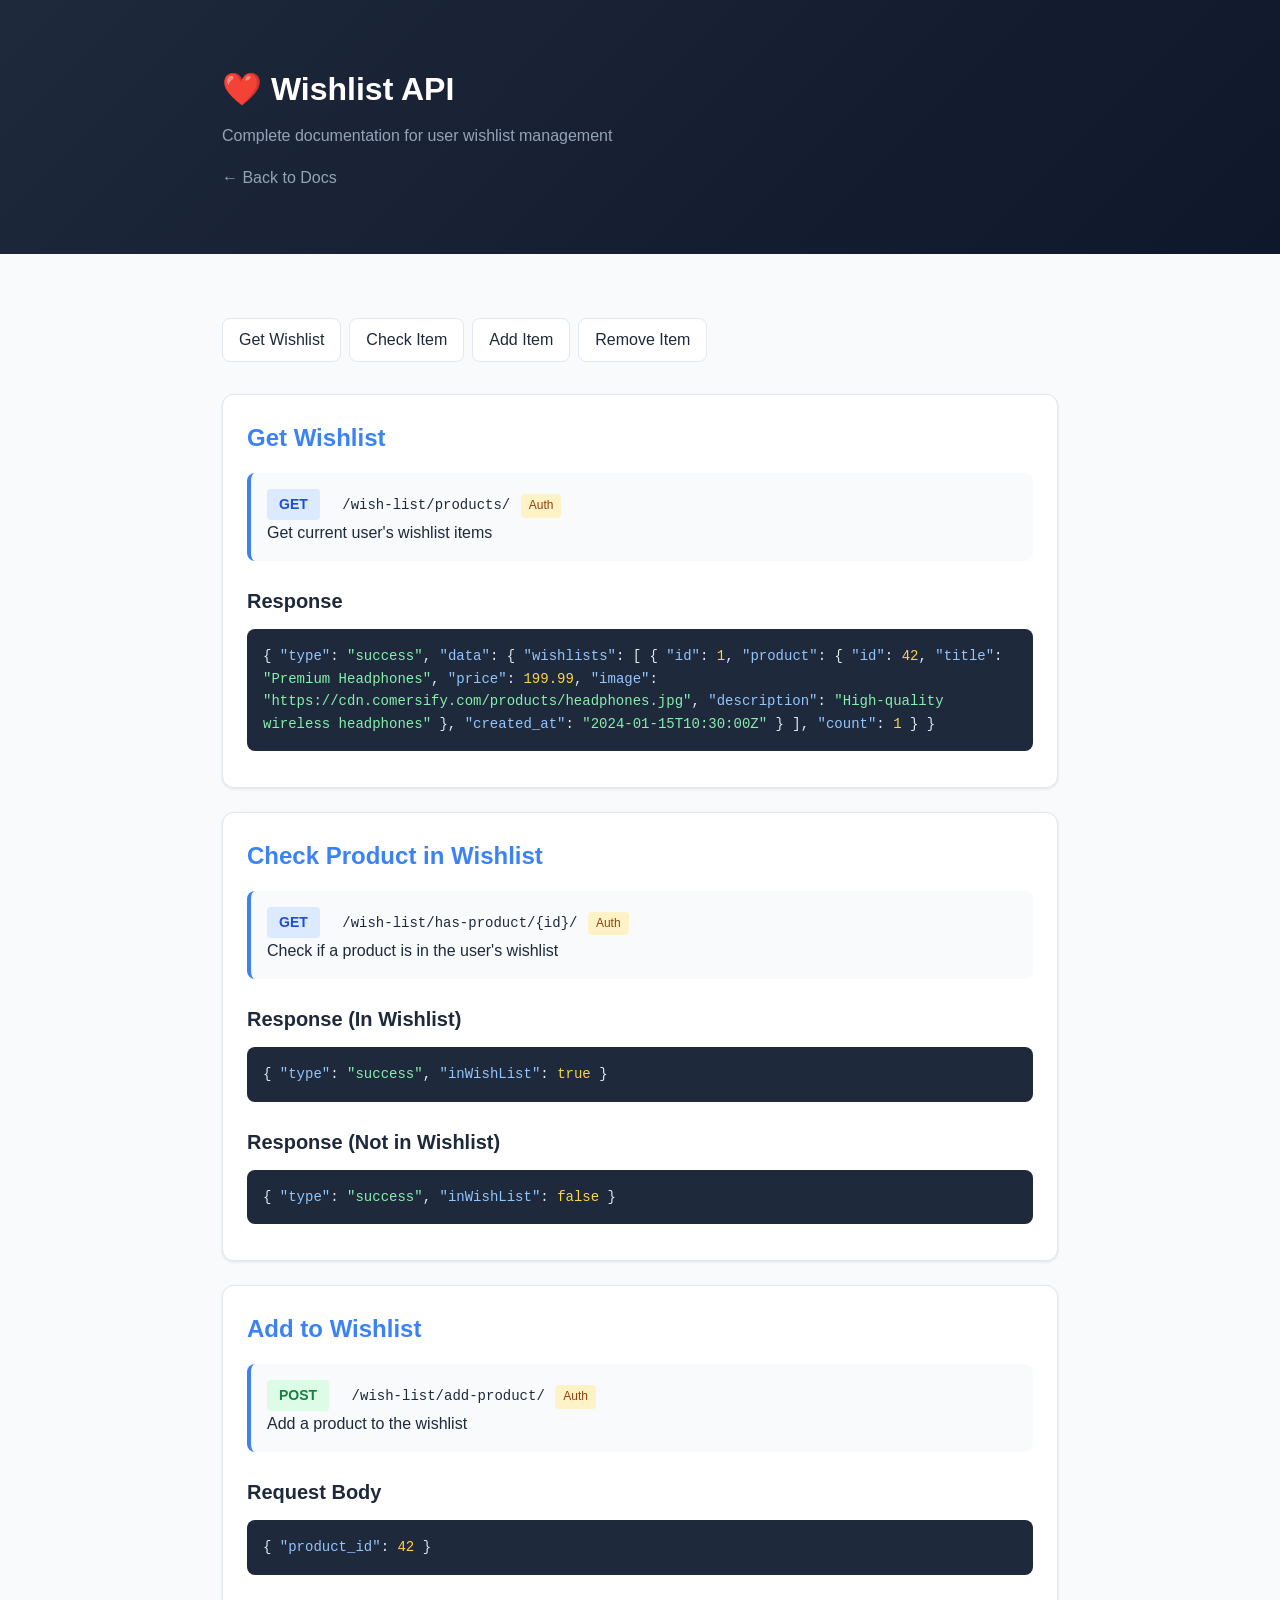
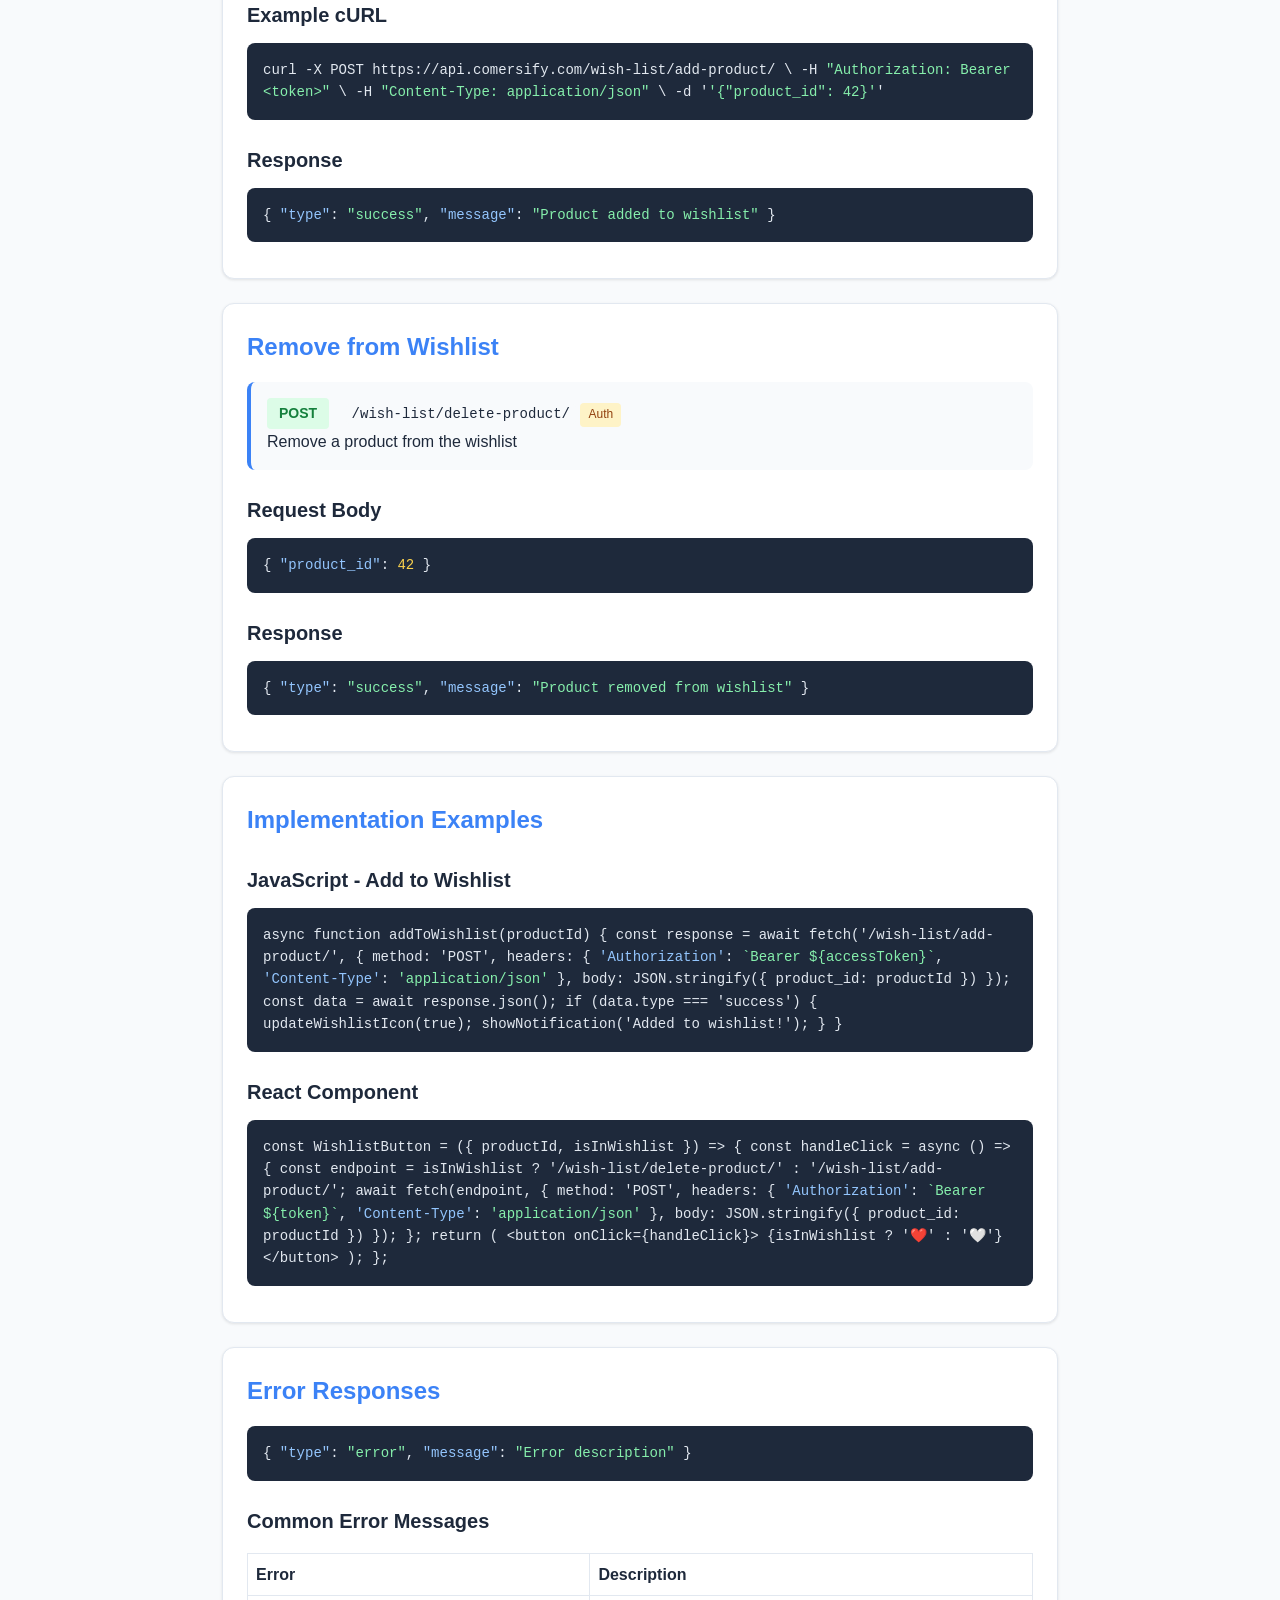
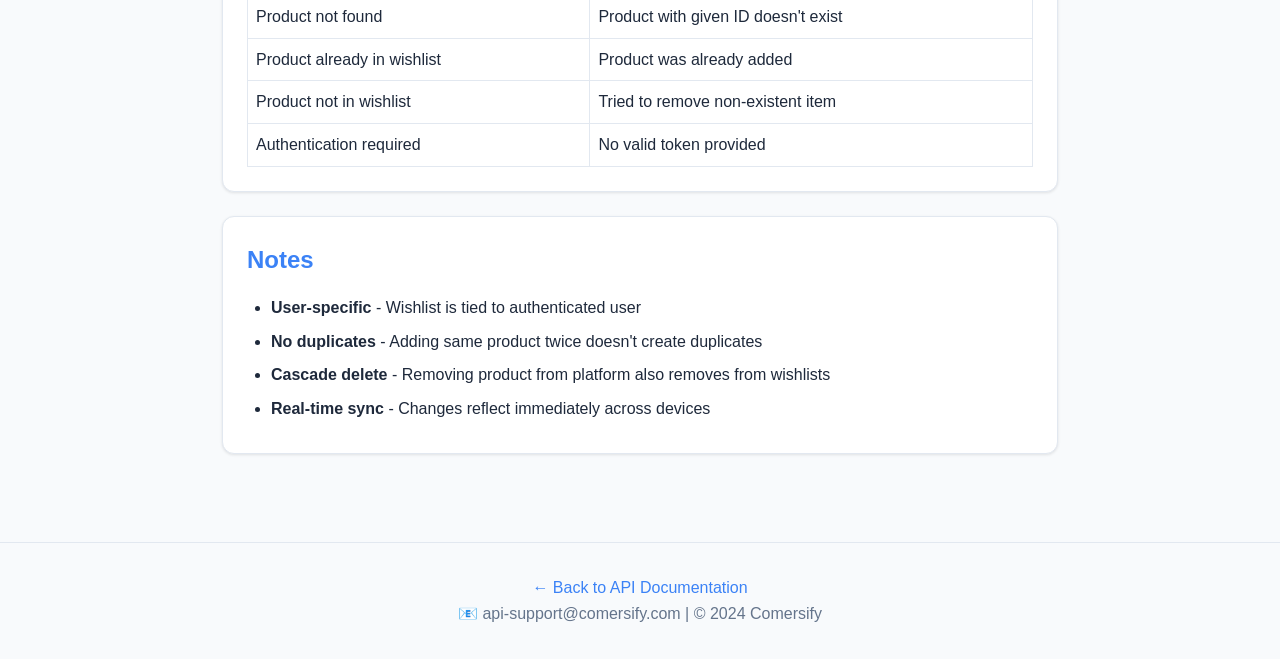
<file: docs/wishlist.html>
<!DOCTYPE html>
<html lang="en">
<head>
    <meta charset="UTF-8">
    <meta name="viewport" content="width=device-width, initial-scale=1.0">
    <title>Wishlist API - Comersify</title>
    <style>
        :root {
            --primary: #3b82f6;
            --bg: #f8fafc;
            --card: #ffffff;
            --text: #1e293b;
            --text-muted: #64748b;
            --border: #e2e8f0;
        }
        * { box-sizing: border-box; margin: 0; padding: 0; }
        body {
            font-family: 'Inter', -apple-system, BlinkMacSystemFont, 'Segoe UI', sans-serif;
            background: var(--bg);
            color: var(--text);
            line-height: 1.6;
        }
        .container { max-width: 900px; margin: 0 auto; padding: 2rem; }
        
        .header {
            padding: 2rem;
            background: linear-gradient(135deg, #1e293b 0%, #0f172a 100%);
            color: white;
            margin-bottom: 2rem;
        }
        .header h1 { font-size: 2rem; margin-bottom: 0.5rem; }
        .header p { color: #94a3b8; }
        .breadcrumb { margin-top: 1rem; }
        .breadcrumb a { color: #94a3b8; text-decoration: none; }
        .breadcrumb a:hover { color: white; }
        
        .nav { margin-bottom: 2rem; display: flex; gap: 0.5rem; flex-wrap: wrap; }
        .nav a {
            padding: 0.5rem 1rem;
            background: var(--card);
            border-radius: 0.5rem;
            text-decoration: none;
            color: var(--text);
            font-weight: 500;
            border: 1px solid var(--border);
            transition: all 0.2s;
        }
        .nav a:hover { background: var(--primary); color: white; border-color: var(--primary); }
        
        .card {
            background: var(--card);
            border-radius: 0.75rem;
            padding: 1.5rem;
            box-shadow: 0 1px 3px rgba(0,0,0,0.1);
            border: 1px solid var(--border);
            margin-bottom: 1.5rem;
        }
        .card h2 { font-size: 1.5rem; margin-bottom: 1rem; color: var(--primary); }
        .card h3 { font-size: 1.25rem; margin: 1.5rem 0 0.75rem; color: var(--text); }
        
        .endpoint {
            background: var(--bg);
            border-radius: 0.5rem;
            padding: 1rem;
            margin: 1rem 0;
            border-left: 4px solid var(--primary);
        }
        .method {
            display: inline-block;
            padding: 0.25rem 0.75rem;
            border-radius: 0.25rem;
            font-size: 0.875rem;
            font-weight: 700;
            margin-right: 0.75rem;
        }
        .method-post { background: #dcfce7; color: #15803d; }
        .method-get { background: #dbeafe; color: #1d4ed8; }
        
        .code-block {
            background: #1e293b;
            color: #e2e8f0;
            padding: 1rem;
            border-radius: 0.5rem;
            overflow-x: auto;
            font-family: 'Monaco', 'Menlo', monospace;
            font-size: 0.875rem;
            margin: 0.75rem 0;
        }
        .code-block .key { color: #93c5fd; }
        .code-block .string { color: #86efac; }
        .code-block .number { color: #fcd34d; }
        
        code { background: var(--bg); padding: 0.125rem 0.375rem; border-radius: 0.25rem; font-size: 0.875rem; }
        
        .badge {
            display: inline-block;
            padding: 0.125rem 0.5rem;
            border-radius: 0.25rem;
            font-size: 0.75rem;
            font-weight: 500;
            background: #fef3c7;
            color: #92400e;
        }
        
        .example-box {
            background: var(--bg);
            border-radius: 0.5rem;
            padding: 1rem;
            margin: 1rem 0;
        }
        
        .footer {
            text-align: center;
            padding: 2rem;
            color: var(--text-muted);
            border-top: 1px solid var(--border);
            margin-top: 2rem;
        }
        .footer a { color: var(--primary); text-decoration: none; }
    </style>
</head>
<body>
    <div class="header">
        <div class="container">
            <h1>❤️ Wishlist API</h1>
            <p>Complete documentation for user wishlist management</p>
            <div class="breadcrumb">
                <a href="/docs/">← Back to Docs</a>
            </div>
        </div>
    </div>

    <div class="container">
        <nav class="nav">
            <a href="#get-wishlist">Get Wishlist</a>
            <a href="#check-item">Check Item</a>
            <a href="#add-item">Add Item</a>
            <a href="#remove-item">Remove Item</a>
        </nav>

        <!-- Get Wishlist -->
        <div class="card" id="get-wishlist">
            <h2>Get Wishlist</h2>
            
            <div class="endpoint">
                <span class="method method-get">GET</span>
                <code>/wish-list/products/</code>
                <span class="badge">Auth</span>
                <p>Get current user's wishlist items</p>
            </div>

            <h3>Response</h3>
            <div class="code-block">
{
<span class="key">"type"</span>: <span class="string">"success"</span>,
<span class="key">"data"</span>: {
    <span class="key">"wishlists"</span>: [
        {
            <span class="key">"id"</span>: <span class="number">1</span>,
            <span class="key">"product"</span>: {
                <span class="key">"id"</span>: <span class="number">42</span>,
                <span class="key">"title"</span>: <span class="string">"Premium Headphones"</span>,
                <span class="key">"price"</span>: <span class="number">199.99</span>,
                <span class="key">"image"</span>: <span class="string">"https://cdn.comersify.com/products/headphones.jpg"</span>,
                <span class="key">"description"</span>: <span class="string">"High-quality wireless headphones"</span>
            },
            <span class="key">"created_at"</span>: <span class="string">"2024-01-15T10:30:00Z"</span>
        }
    ],
    <span class="key">"count"</span>: <span class="number">1</span>
}
}
            </div>
        </div>

        <!-- Check Item -->
        <div class="card" id="check-item">
            <h2>Check Product in Wishlist</h2>
            
            <div class="endpoint">
                <span class="method method-get">GET</span>
                <code>/wish-list/has-product/{id}/</code>
                <span class="badge">Auth</span>
                <p>Check if a product is in the user's wishlist</p>
            </div>

            <h3>Response (In Wishlist)</h3>
            <div class="code-block">
{
<span class="key">"type"</span>: <span class="string">"success"</span>,
<span class="key">"inWishList"</span>: <span class="number">true</span>
}
            </div>

            <h3>Response (Not in Wishlist)</h3>
            <div class="code-block">
{
<span class="key">"type"</span>: <span class="string">"success"</span>,
<span class="key">"inWishList"</span>: <span class="number">false</span>
}
            </div>
        </div>

        <!-- Add Item -->
        <div class="card" id="add-item">
            <h2>Add to Wishlist</h2>
            
            <div class="endpoint">
                <span class="method method-post">POST</span>
                <code>/wish-list/add-product/</code>
                <span class="badge">Auth</span>
                <p>Add a product to the wishlist</p>
            </div>

            <h3>Request Body</h3>
            <div class="code-block">
{
<span class="key">"product_id"</span>: <span class="number">42</span>
}
            </div>

            <h3>Example cURL</h3>
            <div class="code-block">
curl -X POST https://api.comersify.com/wish-list/add-product/ \
  -H <span class="string">"Authorization: Bearer &lt;token&gt;"</span> \
  -H <span class="string">"Content-Type: application/json"</span> \
  -d '<span class="string">'{"product_id": 42}'</span>'
            </div>

            <h3>Response</h3>
            <div class="code-block">
{
<span class="key">"type"</span>: <span class="string">"success"</span>,
<span class="key">"message"</span>: <span class="string">"Product added to wishlist"</span>
}
            </div>
        </div>

        <!-- Remove Item -->
        <div class="card" id="remove-item">
            <h2>Remove from Wishlist</h2>
            
            <div class="endpoint">
                <span class="method method-post">POST</span>
                <code>/wish-list/delete-product/</code>
                <span class="badge">Auth</span>
                <p>Remove a product from the wishlist</p>
            </div>

            <h3>Request Body</h3>
            <div class="code-block">
{
<span class="key">"product_id"</span>: <span class="number">42</span>
}
            </div>

            <h3>Response</h3>
            <div class="code-block">
{
<span class="key">"type"</span>: <span class="string">"success"</span>,
<span class="key">"message"</span>: <span class="string">"Product removed from wishlist"</span>
}
            </div>
        </div>

        <!-- Implementation Examples -->
        <div class="card">
            <h2>Implementation Examples</h2>
            
            <h3>JavaScript - Add to Wishlist</h3>
            <div class="code-block">
async function addToWishlist(productId) {
    const response = await fetch('/wish-list/add-product/', {
        method: 'POST',
        headers: {
            <span class="key">'Authorization'</span>: <span class="string">`Bearer ${accessToken}`</span>,
            <span class="key">'Content-Type'</span>: <span class="string">'application/json'</span>
        },
        body: JSON.stringify({ product_id: productId })
    });
    
    const data = await response.json();
    if (data.type === 'success') {
        updateWishlistIcon(true);
        showNotification('Added to wishlist!');
    }
}
            </div>

            <h3>React Component</h3>
            <div class="code-block">
const WishlistButton = ({ productId, isInWishlist }) => {
    const handleClick = async () => {
        const endpoint = isInWishlist 
            ? '/wish-list/delete-product/' 
            : '/wish-list/add-product/';
        
        await fetch(endpoint, {
            method: 'POST',
            headers: {
                <span class="key">'Authorization'</span>: <span class="string">`Bearer ${token}`</span>,
                <span class="key">'Content-Type'</span>: <span class="string">'application/json'</span>
            },
            body: JSON.stringify({ product_id: productId })
        });
    };

    return (
        &lt;button onClick={handleClick}&gt;
            {isInWishlist ? '❤️' : '🤍'}
        &lt;/button&gt;
    );
};
            </div>
        </div>

        <!-- Error Responses -->
        <div class="card">
            <h2>Error Responses</h2>
            <div class="code-block">
{
<span class="key">"type"</span>: <span class="string">"error"</span>,
<span class="key">"message"</span>: <span class="string">"Error description"</span>
}
            </div>
            <h3>Common Error Messages</h3>
            <table style="width: 100%; border-collapse: collapse; margin-top: 1rem;">
                <tr><th style="padding: 0.5rem; border: 1px solid var(--border); text-align: left;">Error</th><th style="padding: 0.5rem; border: 1px solid var(--border); text-align: left;">Description</th></tr>
                <tr><td style="padding: 0.5rem; border: 1px solid var(--border);">Product not found</td><td style="padding: 0.5rem; border: 1px solid var(--border);">Product with given ID doesn't exist</td></tr>
                <tr><td style="padding: 0.5rem; border: 1px solid var(--border);">Product already in wishlist</td><td style="padding: 0.5rem; border: 1px solid var(--border);">Product was already added</td></tr>
                <tr><td style="padding: 0.5rem; border: 1px solid var(--border);">Product not in wishlist</td><td style="padding: 0.5rem; border: 1px solid var(--border);">Tried to remove non-existent item</td></tr>
                <tr><td style="padding: 0.5rem; border: 1px solid var(--border);">Authentication required</td><td style="padding: 0.5rem; border: 1px solid var(--border);">No valid token provided</td></tr>
            </table>
        </div>

        <!-- Notes -->
        <div class="card">
            <h2>Notes</h2>
            <ul style="margin-left: 1.5rem;">
                <li style="margin: 0.5rem 0;"><strong>User-specific</strong> - Wishlist is tied to authenticated user</li>
                <li style="margin: 0.5rem 0;"><strong>No duplicates</strong> - Adding same product twice doesn't create duplicates</li>
                <li style="margin: 0.5rem 0;"><strong>Cascade delete</strong> - Removing product from platform also removes from wishlists</li>
                <li style="margin: 0.5rem 0;"><strong>Real-time sync</strong> - Changes reflect immediately across devices</li>
            </ul>
        </div>
    </div>

    <div class="footer">
        <p><a href="/docs/">← Back to API Documentation</a></p>
        <p>📧 api-support@comersify.com | © 2024 Comersify</p>
    </div>
</body>
</html>
</file>
